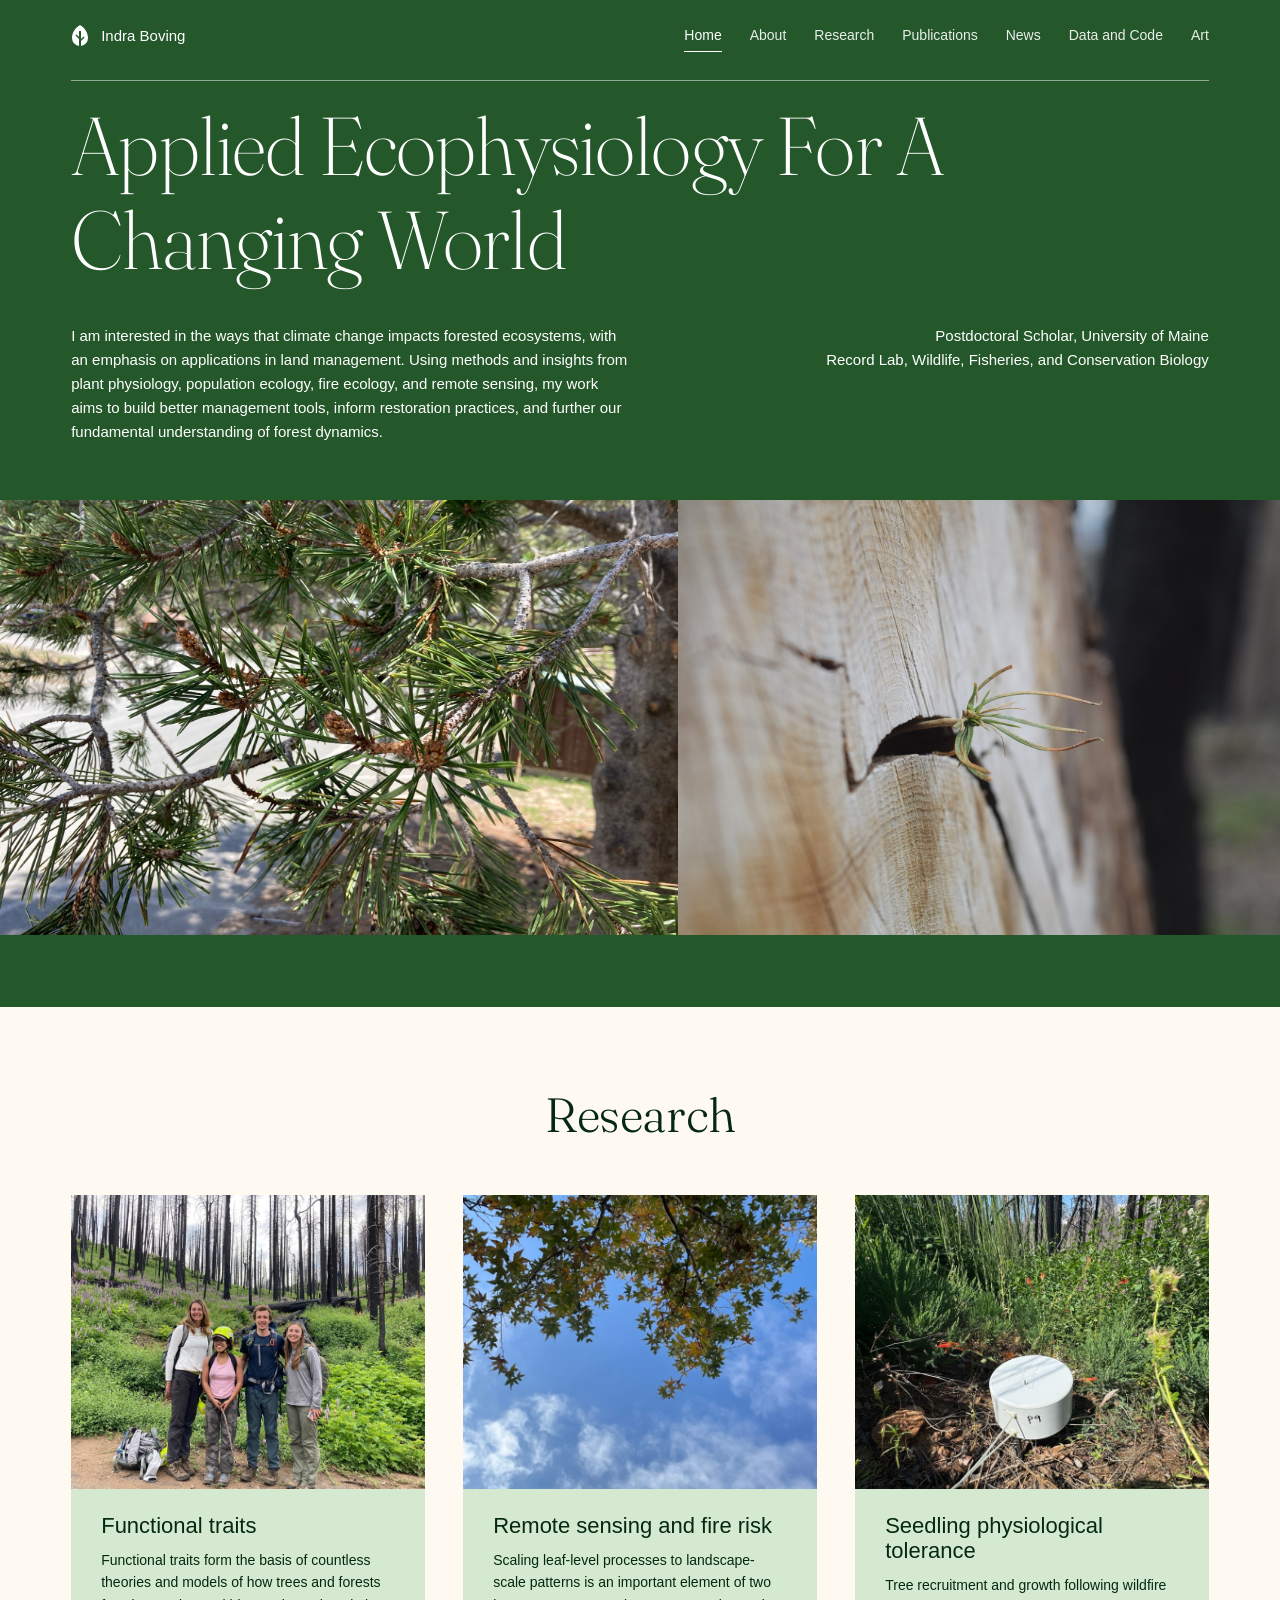
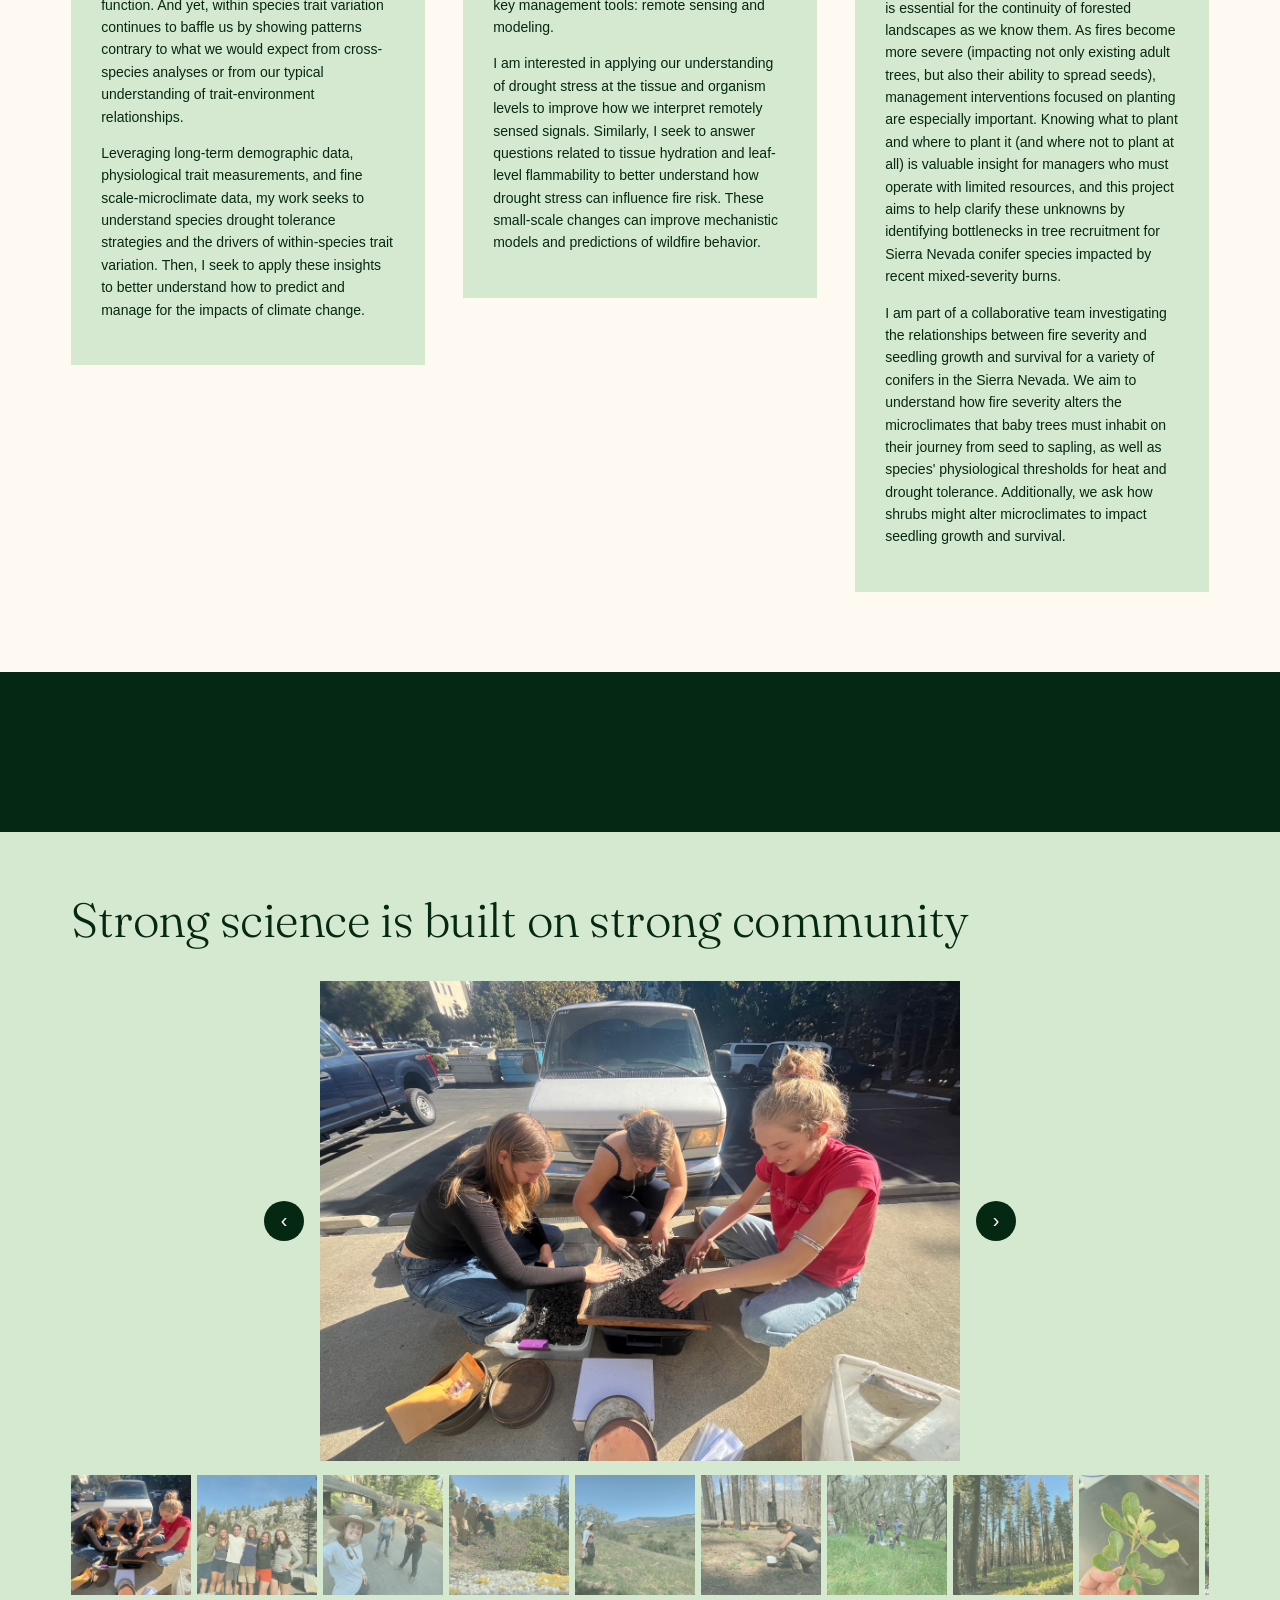
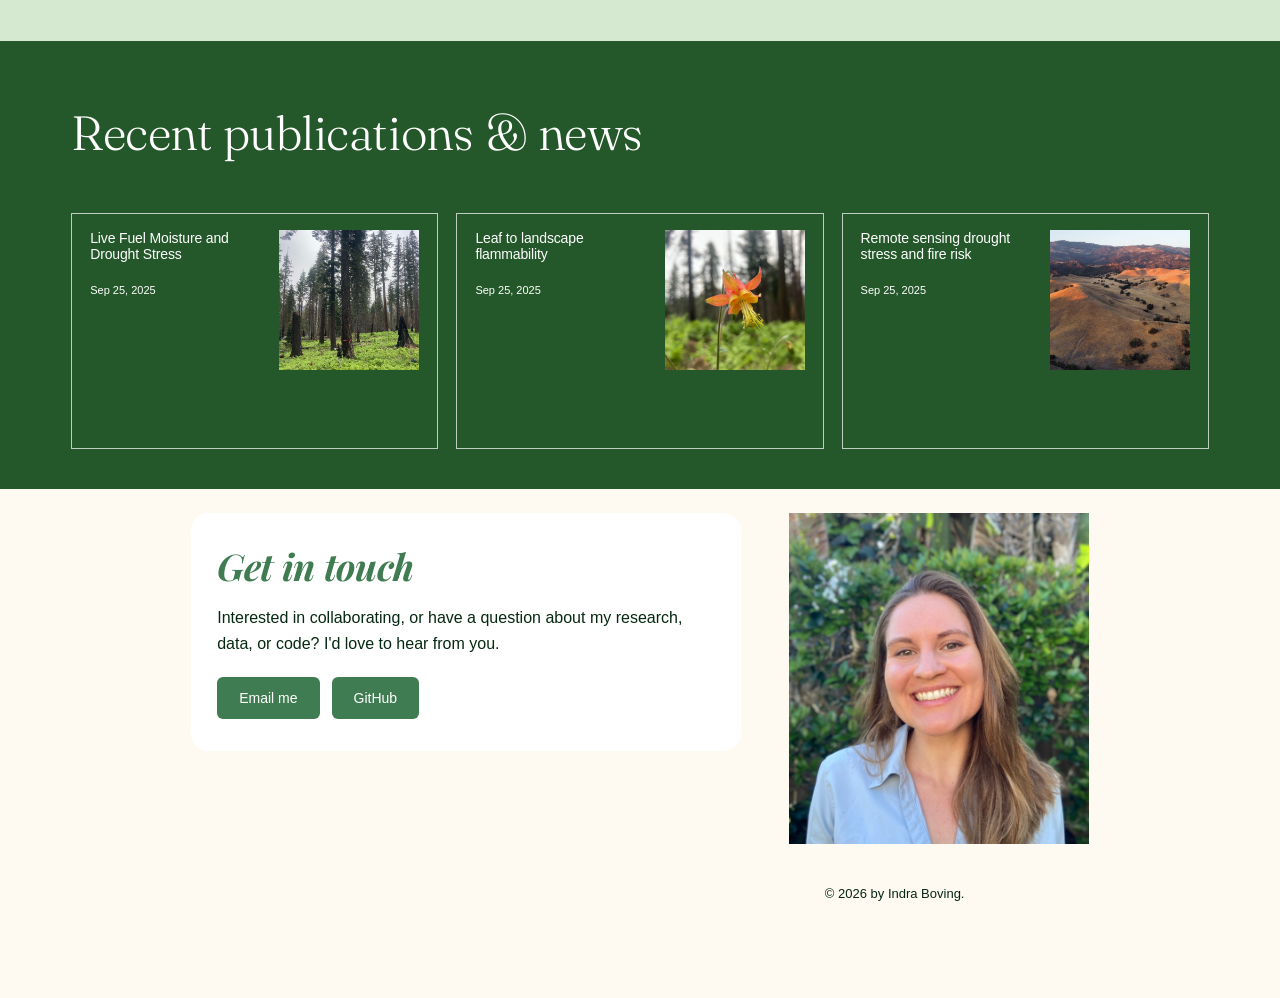
<file: index.html>
<!doctype html>
<html lang="en">
<head>
  <meta charset="utf-8">
  <meta name="viewport" content="width=device-width, initial-scale=1">
  <title>Indra Boving</title>
  <meta name="description" content="Indra Boving — applied ecophysiology for a changing world. Plant physiology, fire ecology, and remote sensing for forest management.">
  <link rel="icon" href="data:image/svg+xml,<svg xmlns=%22http://www.w3.org/2000/svg%22 viewBox=%220 0 100 100%22><text y=%22.9em%22 font-size=%2290%22>🐶</text></svg>">
  <link rel="preconnect" href="https://fonts.googleapis.com">
  <link rel="preconnect" href="https://fonts.gstatic.com" crossorigin>
  <link href="https://fonts.googleapis.com/css2?family=Fraunces:opsz,wght@9..144,200;9..144,300&family=Playfair+Display:ital,wght@1,700&display=swap" rel="stylesheet">
  <link rel="stylesheet" href="css/style.css">
</head>
<body>

<header class="site-header">
  <div class="wrap">
    <a class="brand" href="index.html">
      <svg viewBox="0 0 18 22" aria-hidden="true"><path fill="currentColor" d="M9 0C4 3 1 8 1 13a8 8 0 0 0 7 8v-7L4.5 10.5l1-1L8 12V6h2v8l2.5-2.5 1 1L10 16v5a8 8 0 0 0 7-8c0-5-3-10-8-13z"/></svg>
      Indra Boving
    </a>
    <button class="nav-toggle" aria-expanded="false" aria-controls="nav">Menu</button>
    <nav class="nav" id="nav">
      <a href="index.html" aria-current="page">Home</a>
      <a href="about.html">About</a>
      <a href="index.html#research">Research</a>
      <a href="publications.html">Publications</a>
      <a href="news.html">News</a>
      <a href="data.html">Data and Code</a>
      <a href="art.html">Art</a>
    </nav>
  </div>
</header>

<main>
  <section class="hero">
    <div class="wrap">
      <div class="rule">
        <h1>Applied ecophysiology for a changing world</h1>
        <div class="hero-grid">
          <p>I am interested in the ways that climate change impacts forested ecosystems, with an emphasis on applications in land management. Using methods and insights from plant physiology, population ecology, fire ecology, and remote sensing, my work aims to build better management tools, inform restoration practices, and further our fundamental understanding of forest dynamics.</p>
          <p class="affiliation">Postdoctoral Scholar, University of Maine<br>Record Lab, Wildlife, Fisheries, and Conservation Biology</p>
        </div>
      </div>
    </div>
  </section>

  <div class="hero-photos">
    <img src="images/hero-pine.jpg" alt="Close-up of pine needles and cones">
    <img src="images/hero-seedling.jpg" alt="A tiny conifer seedling growing from a crack in a weathered log">
  </div>

  <section class="section" id="research">
    <div class="wrap">
      <h2 class="section-title">Research</h2>
      <div class="cards">
        <article class="card">
          <img src="images/research-traits.jpg" alt="Field team standing in a recovering burned forest">
          <div class="card-body">
            <h3>Functional traits</h3>
            <p>Functional traits form the basis of countless theories and models of how trees and forests function. And yet, within species trait variation continues to baffle us by showing patterns contrary to what we would expect from cross-species analyses or from our typical understanding of trait-environment relationships.</p>
            <p>Leveraging long-term demographic data, physiological trait measurements, and fine scale-microclimate data, my work seeks to understand species drought tolerance strategies and the drivers of within-species trait variation. Then, I seek to apply these insights to better understand how to predict and manage for the impacts of climate change.</p>
          </div>
        </article>
        <article class="card">
          <img src="images/research-remote.jpg" alt="Looking up through oak branches at a blue sky">
          <div class="card-body">
            <h3>Remote sensing and fire risk</h3>
            <p>Scaling leaf-level processes to landscape-scale patterns is an important element of two key management tools: remote sensing and modeling.</p>
            <p>I am interested in applying our understanding of drought stress at the tissue and organism levels to improve how we interpret remotely sensed signals. Similarly, I seek to answer questions related to tissue hydration and leaf-level flammability to better understand how drought stress can influence fire risk. These small-scale changes can improve mechanistic models and predictions of wildfire behavior.</p>
          </div>
        </article>
        <article class="card">
          <img src="images/research-seedling.jpg" alt="A microclimate sensor among shrubs and grasses">
          <div class="card-body">
            <h3>Seedling physiological tolerance</h3>
            <p>Tree recruitment and growth following wildfire is essential for the continuity of forested landscapes as we know them. As fires become more severe (impacting not only existing adult trees, but also their ability to spread seeds), management interventions focused on planting are especially important. Knowing what to plant and where to plant it (and where not to plant at all) is valuable insight for managers who must operate with limited resources, and this project aims to help clarify these unknowns by identifying bottlenecks in tree recruitment for Sierra Nevada conifer species impacted by recent mixed-severity burns.</p>
            <p>I am part of a collaborative team investigating the relationships between fire severity and seedling growth and survival for a variety of conifers in the Sierra Nevada. We aim to understand how fire severity alters the microclimates that baby trees must inhabit on their journey from seed to sapling, as well as species' physiological thresholds for heat and drought tolerance. Additionally, we ask how shrubs might alter microclimates to impact seedling growth and survival.</p>
          </div>
        </article>
      </div>
    </div>
  </section>

  <div class="band-dark"></div>

  <section class="community">
    <div class="wrap">
      <h2 class="section-title left">Strong science is built on strong community</h2>
      <div class="gallery-stage">
        <img src="images/community-01.jpg" alt="Field and lab team photo 1">
        <button class="gallery-btn prev" aria-label="Previous photo">&#8249;</button>
        <button class="gallery-btn next" aria-label="Next photo">&#8250;</button>
      </div>
      <div class="thumbs">
        <button aria-current="true"><img src="images/community-01.jpg" alt="Field and lab team photo 1" loading="lazy"></button>
        <button><img src="images/community-02.jpg" alt="Field and lab team photo 2" loading="lazy"></button>
        <button><img src="images/community-03.jpg" alt="Field and lab team photo 3" loading="lazy"></button>
        <button><img src="images/community-04.jpg" alt="Field and lab team photo 4" loading="lazy"></button>
        <button><img src="images/community-05.jpg" alt="Field and lab team photo 5" loading="lazy"></button>
        <button><img src="images/community-06.jpg" alt="Field and lab team photo 6" loading="lazy"></button>
        <button><img src="images/community-07.jpg" alt="Field and lab team photo 7" loading="lazy"></button>
        <button><img src="images/community-08.jpg" alt="Field and lab team photo 8" loading="lazy"></button>
        <button><img src="images/community-09.jpg" alt="Field and lab team photo 9" loading="lazy"></button>
        <button><img src="images/community-10.jpg" alt="Field and lab team photo 10" loading="lazy"></button>
      </div>
    </div>
  </section>

  <section class="pubs">
    <div class="wrap">
      <h2 class="section-title left">Recent publications &amp; news</h2>
      <div class="pub-grid">
        <a class="pub-card" href="post-lfm-drought-stress.html">
          <div><h3>Live Fuel Moisture and Drought Stress</h3><time datetime="2025-09-25">Sep 25, 2025</time></div>
          <img src="images/post-lfm.jpg" alt="" loading="lazy">
        </a>
        <a class="pub-card" href="post-leaf-to-landscape-flammability.html">
          <div><h3>Leaf to landscape flammability</h3><time datetime="2025-09-25">Sep 25, 2025</time></div>
          <img src="images/post-flammability.jpg" alt="" loading="lazy">
        </a>
        <a class="pub-card" href="post-remote-sensing-drought-stress.html">
          <div><h3>Remote sensing drought stress and fire risk</h3><time datetime="2025-09-25">Sep 25, 2025</time></div>
          <img src="images/post-remote.jpg" alt="" loading="lazy">
        </a>
      </div>
    </div>
  </section>
</main>

<footer class="site-footer">
  <div class="wrap footer-grid">
    <div class="contact-card">
      <h2>Get in touch</h2>
      <p>Interested in collaborating, or have a question about my research, data, or code? I'd love to hear from you.</p>
      <div class="contact-links">
        <a class="btn" href="mailto:indra.boving@maine.edu">Email me</a>
        <a class="btn" href="https://github.com/bovingi">GitHub</a>
      </div>
    </div>
    <div>
      <div class="portrait"><img src="images/portrait.jpg" alt="Portrait of Indra Boving" loading="lazy"></div>
      <p class="copyright">© 2026 by Indra Boving.</p>
    </div>
  </div>
</footer>

<script src="js/main.js"></script>
</body>
</html>
</file>
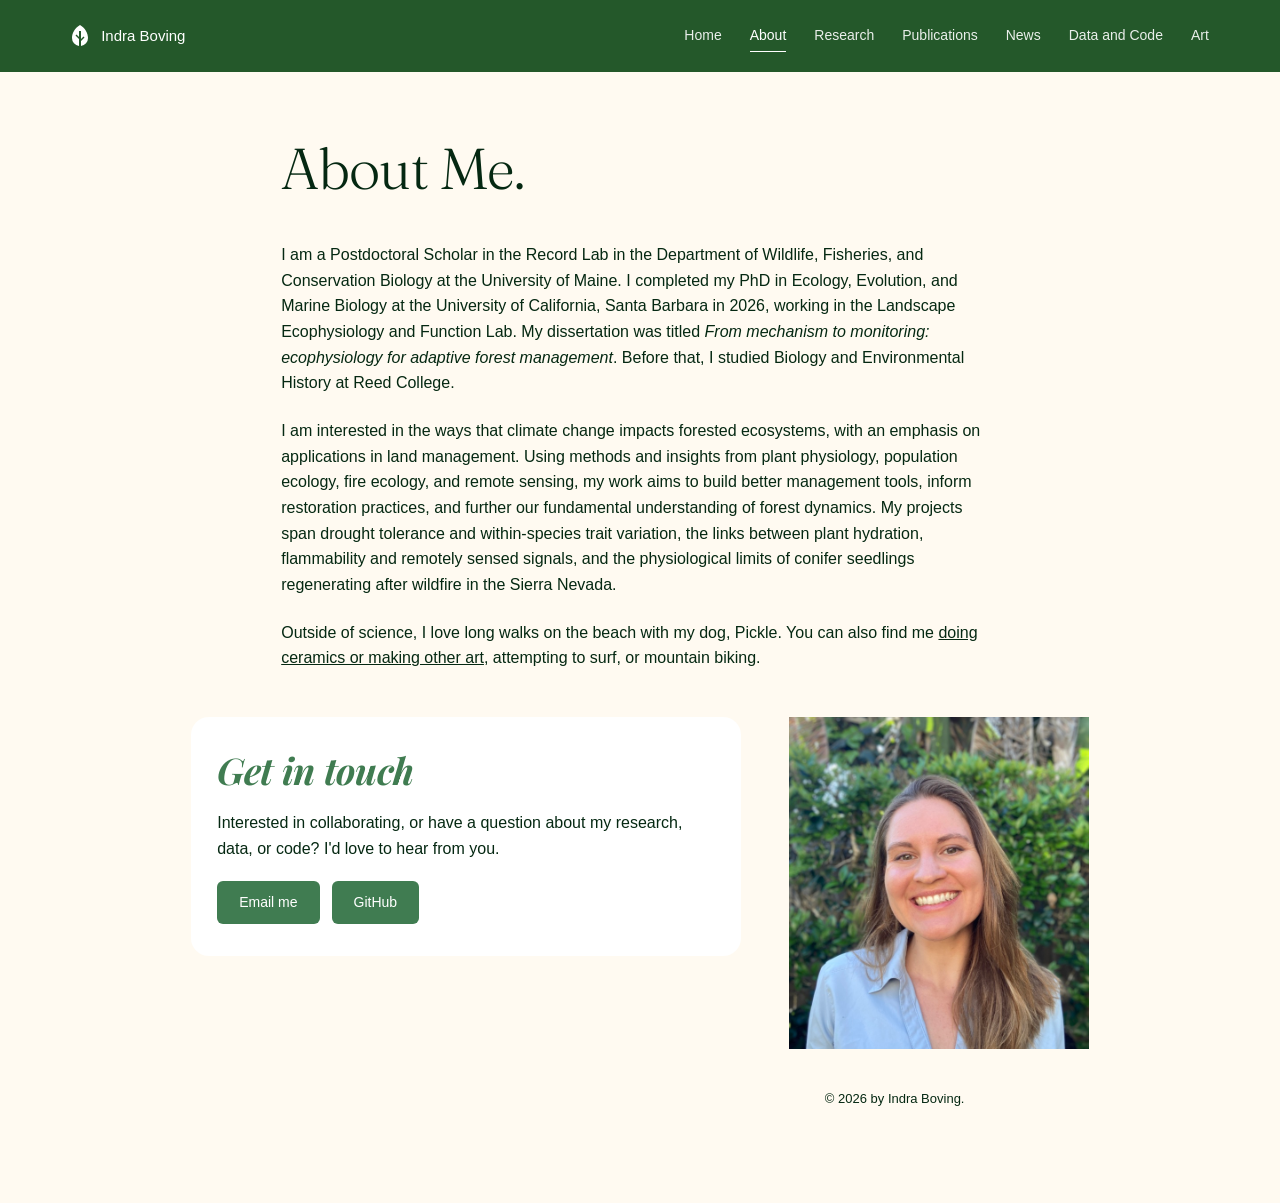
<file: about.html>
<!doctype html>
<html lang="en">
<head>
  <meta charset="utf-8">
  <meta name="viewport" content="width=device-width, initial-scale=1">
  <title>About | Indra Boving</title>
  <meta name="description" content="About Indra Boving, forest ecophysiologist and postdoctoral scholar at the University of Maine.">
  <link rel="icon" href="data:image/svg+xml,<svg xmlns=%22http://www.w3.org/2000/svg%22 viewBox=%220 0 100 100%22><text y=%22.9em%22 font-size=%2290%22>🐶</text></svg>">
  <link rel="preconnect" href="https://fonts.googleapis.com">
  <link rel="preconnect" href="https://fonts.gstatic.com" crossorigin>
  <link href="https://fonts.googleapis.com/css2?family=Fraunces:opsz,wght@9..144,200;9..144,300&family=Playfair+Display:ital,wght@1,700&display=swap" rel="stylesheet">
  <link rel="stylesheet" href="css/style.css">
</head>
<body>

<header class="site-header">
  <div class="wrap">
    <a class="brand" href="index.html">
      <svg viewBox="0 0 18 22" aria-hidden="true"><path fill="currentColor" d="M9 0C4 3 1 8 1 13a8 8 0 0 0 7 8v-7L4.5 10.5l1-1L8 12V6h2v8l2.5-2.5 1 1L10 16v5a8 8 0 0 0 7-8c0-5-3-10-8-13z"/></svg>
      Indra Boving
    </a>
    <button class="nav-toggle" aria-expanded="false" aria-controls="nav">Menu</button>
    <nav class="nav" id="nav">
      <a href="index.html">Home</a>
      <a href="about.html" aria-current="page">About</a>
      <a href="index.html#research">Research</a>
      <a href="publications.html">Publications</a>
      <a href="news.html">News</a>
      <a href="data.html">Data and Code</a>
      <a href="art.html">Art</a>
    </nav>
  </div>
</header>

<main>
  <section class="page-head">
    <div class="wrap narrow">
      <h1 class="page-title">About Me.</h1>
    </div>
  </section>
  <section class="wrap narrow about-body">
    <p>I am a Postdoctoral Scholar in the Record Lab in the Department of Wildlife, Fisheries, and Conservation Biology at the University of Maine. I completed my PhD in Ecology, Evolution, and Marine Biology at the University of California, Santa Barbara in 2026, working in the Landscape Ecophysiology and Function Lab. My dissertation was titled <em>From mechanism to monitoring: ecophysiology for adaptive forest management</em>. Before that, I studied Biology and Environmental History at Reed College.</p>
    <p>I am interested in the ways that climate change impacts forested ecosystems, with an emphasis on applications in land management. Using methods and insights from plant physiology, population ecology, fire ecology, and remote sensing, my work aims to build better management tools, inform restoration practices, and further our fundamental understanding of forest dynamics. My projects span drought tolerance and within-species trait variation, the links between plant hydration, flammability and remotely sensed signals, and the physiological limits of conifer seedlings regenerating after wildfire in the Sierra Nevada.</p>
    <p>Outside of science, I love long walks on the beach with my dog, Pickle. You can also find me <a href="art.html">doing ceramics or making other art</a>, attempting to surf, or mountain biking.</p>
  </section>
</main>

<footer class="site-footer">
  <div class="wrap footer-grid">
    <div class="contact-card">
      <h2>Get in touch</h2>
      <p>Interested in collaborating, or have a question about my research, data, or code? I'd love to hear from you.</p>
      <div class="contact-links">
        <a class="btn" href="mailto:indra.boving@maine.edu">Email me</a>
        <a class="btn" href="https://github.com/bovingi">GitHub</a>
      </div>
    </div>
    <div>
      <div class="portrait"><img src="images/portrait.jpg" alt="Portrait of Indra Boving" loading="lazy"></div>
      <p class="copyright">© 2026 by Indra Boving.</p>
    </div>
  </div>
</footer>

<script src="js/main.js"></script>
</body>
</html>
</file>
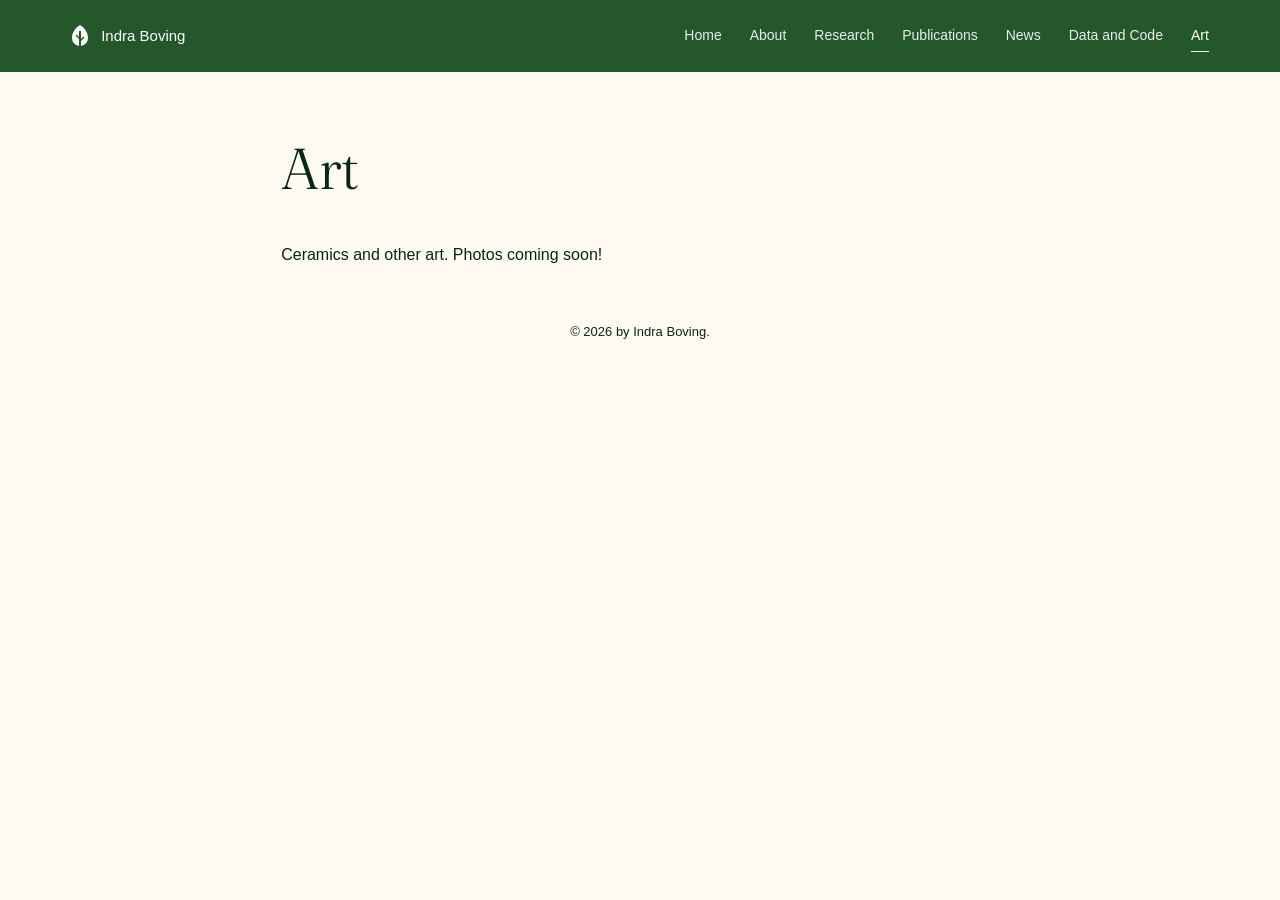
<file: art.html>
<!doctype html>
<html lang="en">
<head>
  <meta charset="utf-8">
  <meta name="viewport" content="width=device-width, initial-scale=1">
  <title>Art | Indra Boving</title>
  <meta name="description" content="Ceramics and other art by Indra Boving.">
  <link rel="icon" href="data:image/svg+xml,<svg xmlns=%22http://www.w3.org/2000/svg%22 viewBox=%220 0 100 100%22><text y=%22.9em%22 font-size=%2290%22>🐶</text></svg>">
  <link rel="preconnect" href="https://fonts.googleapis.com">
  <link rel="preconnect" href="https://fonts.gstatic.com" crossorigin>
  <link href="https://fonts.googleapis.com/css2?family=Fraunces:opsz,wght@9..144,200;9..144,300&family=Playfair+Display:ital,wght@1,700&display=swap" rel="stylesheet">
  <link rel="stylesheet" href="css/style.css">
</head>
<body>

<header class="site-header">
  <div class="wrap">
    <a class="brand" href="index.html">
      <svg viewBox="0 0 18 22" aria-hidden="true"><path fill="currentColor" d="M9 0C4 3 1 8 1 13a8 8 0 0 0 7 8v-7L4.5 10.5l1-1L8 12V6h2v8l2.5-2.5 1 1L10 16v5a8 8 0 0 0 7-8c0-5-3-10-8-13z"/></svg>
      Indra Boving
    </a>
    <button class="nav-toggle" aria-expanded="false" aria-controls="nav">Menu</button>
    <nav class="nav" id="nav">
      <a href="index.html">Home</a>
      <a href="about.html">About</a>
      <a href="index.html#research">Research</a>
      <a href="publications.html">Publications</a>
      <a href="news.html">News</a>
      <a href="data.html">Data and Code</a>
      <a href="art.html" aria-current="page">Art</a>
    </nav>
  </div>
</header>

<main>
  <section class="page-head">
    <div class="wrap narrow">
      <h1 class="page-title">Art</h1>
    </div>
  </section>
  <section class="wrap narrow about-body">
    <p>Ceramics and other art. Photos coming soon!</p>
    <!-- To add artwork: put photos in images/art/ and list them here, e.g.
    <div class="art-grid">
      <figure><img src="images/art/bowl.jpg" alt="Speckled stoneware bowl" loading="lazy"><figcaption>Stoneware bowl, 2025</figcaption></figure>
    </div>
    -->
  </section>
</main>

<footer class="site-footer simple">
  <div class="wrap">
    <p class="copyright">© 2026 by Indra Boving.</p>
  </div>
</footer>

<script src="js/main.js"></script>
</body>
</html>
</file>
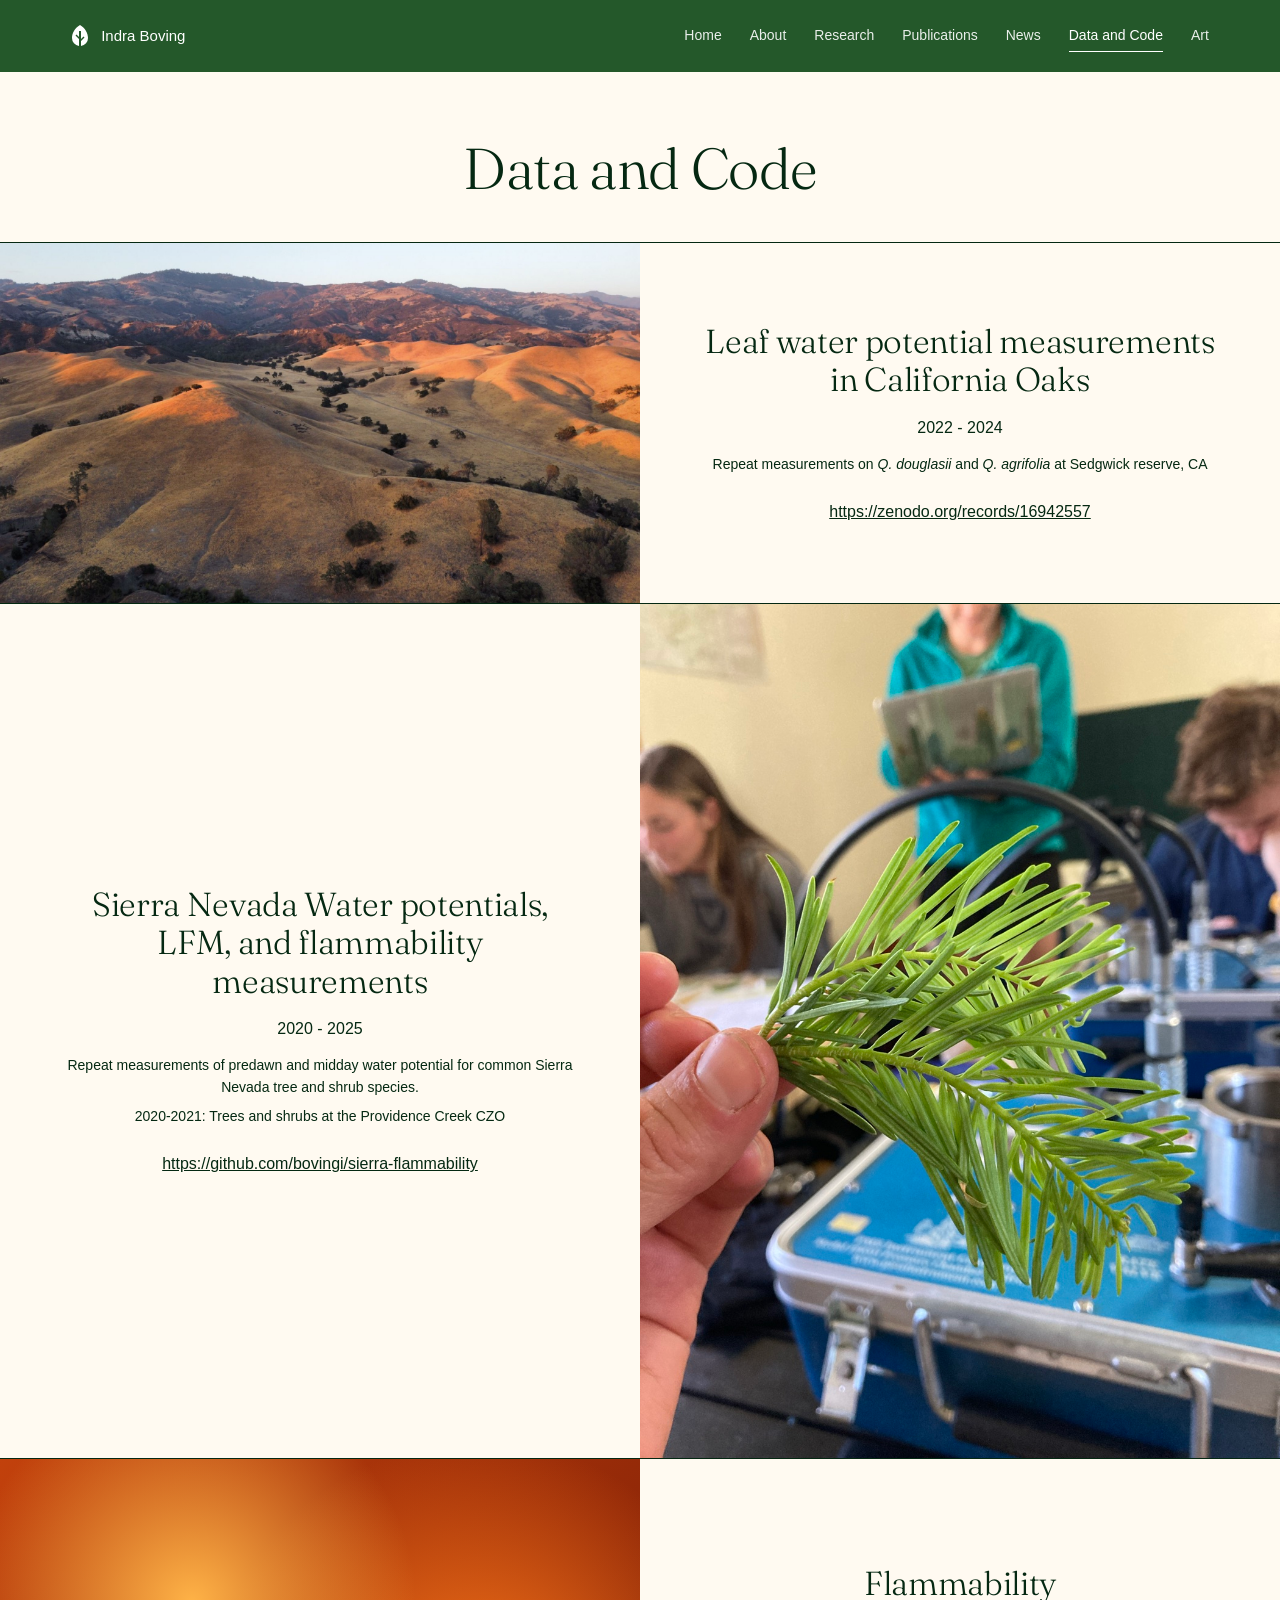
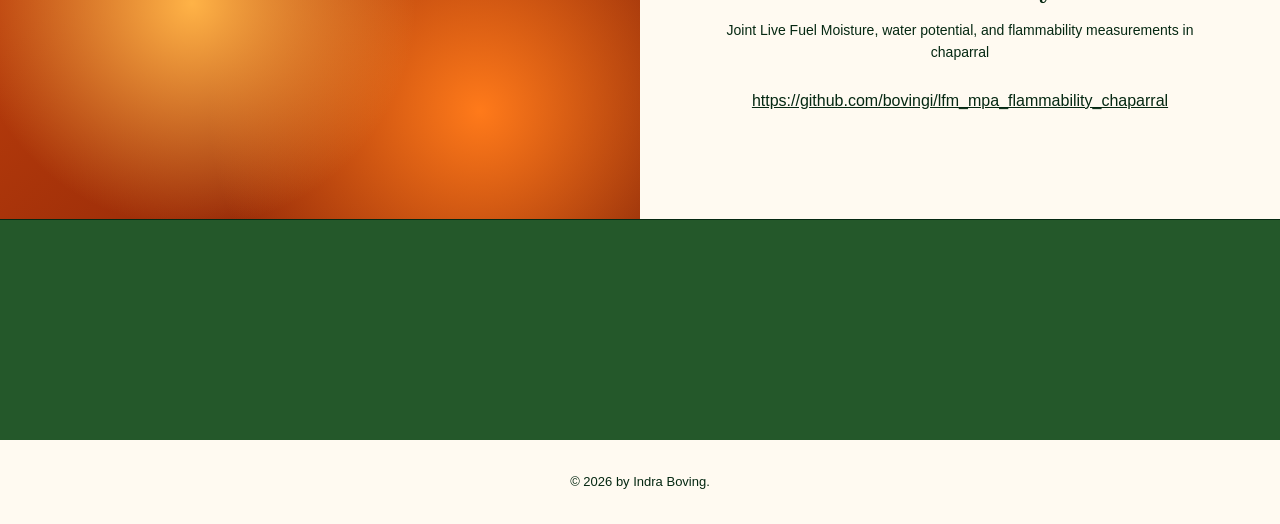
<file: data.html>
<!doctype html>
<html lang="en">
<head>
  <meta charset="utf-8">
  <meta name="viewport" content="width=device-width, initial-scale=1">
  <title>Data and Code | Indra Boving</title>
  <meta name="description" content="Open datasets and code from Indra Boving's research on water potential, live fuel moisture, and flammability.">
  <link rel="icon" href="data:image/svg+xml,<svg xmlns=%22http://www.w3.org/2000/svg%22 viewBox=%220 0 100 100%22><text y=%22.9em%22 font-size=%2290%22>🐕</text></svg>">
  <link rel="preconnect" href="https://fonts.googleapis.com">
  <link rel="preconnect" href="https://fonts.gstatic.com" crossorigin>
  <link href="https://fonts.googleapis.com/css2?family=Fraunces:opsz,wght@9..144,200;9..144,300&family=Playfair+Display:ital,wght@1,700&display=swap" rel="stylesheet">
  <link rel="stylesheet" href="css/style.css">
</head>
<body>

<header class="site-header">
  <div class="wrap">
    <a class="brand" href="index.html">
      <svg viewBox="0 0 18 22" aria-hidden="true"><path fill="currentColor" d="M9 0C4 3 1 8 1 13a8 8 0 0 0 7 8v-7L4.5 10.5l1-1L8 12V6h2v8l2.5-2.5 1 1L10 16v5a8 8 0 0 0 7-8c0-5-3-10-8-13z"/></svg>
      Indra Boving
    </a>
    <button class="nav-toggle" aria-expanded="false" aria-controls="nav">Menu</button>
    <nav class="nav" id="nav">
      <a href="index.html">Home</a>
      <a href="about.html">About</a>
      <a href="index.html#research">Research</a>
      <a href="publications.html">Publications</a>
      <a href="news.html">News</a>
      <a href="data.html" aria-current="page">Data and Code</a>
      <a href="art.html">Art</a>
    </nav>
  </div>
</header>

<main>
  <section class="page-head center">
    <div class="wrap"><h1 class="page-title">Data and Code</h1></div>
  </section>
  <div class="data-rows">
    <div class="data-row">
      <img src="images/post-remote.jpg" alt="Golden oak savanna hills at Sedgwick Reserve" loading="lazy">
      <div class="data-text">
        <h2>Leaf water potential measurements in California Oaks</h2>
        <p class="years">2022 - 2024</p>
        <p>Repeat measurements on <em>Q. douglasii</em> and <em>Q. agrifolia</em> at Sedgwick reserve, CA</p>
        <a href="https://zenodo.org/records/16942557">https://zenodo.org/records/16942557</a>
      </div>
    </div>
    <div class="data-row flip">
      <img src="images/data-needles.jpg" alt="Conifer shoot held up in the lab" loading="lazy">
      <div class="data-text">
        <h2>Sierra Nevada Water potentials, LFM, and flammability measurements</h2>
        <p class="years">2020 - 2025</p>
        <p>Repeat measurements of predawn and midday water potential for common Sierra Nevada tree and shrub species.</p>
        <p>2020-2021: Trees and shrubs at the Providence Creek CZO</p>
        <a href="https://github.com/bovingi/sierra-flammability">https://github.com/bovingi/sierra-flammability</a>
      </div>
    </div>
    <div class="data-row">
      <div class="ember" role="img" aria-label="Glowing ember texture"></div>
      <div class="data-text">
        <h2>Flammability</h2>
        <p>Joint Live Fuel Moisture, water potential, and flammability measurements in chaparral</p>
        <a href="https://github.com/bovingi/lfm_mpa_flammability_chaparral">https://github.com/bovingi/lfm_mpa_flammability_chaparral</a>
      </div>
    </div>
  </div>
  <div class="band-forest"></div>
</main>

<footer class="site-footer simple">
  <div class="wrap">
    <p class="copyright">© 2026 by Indra Boving.</p>
  </div>
</footer>

<script src="js/main.js"></script>
</body>
</html>
</file>
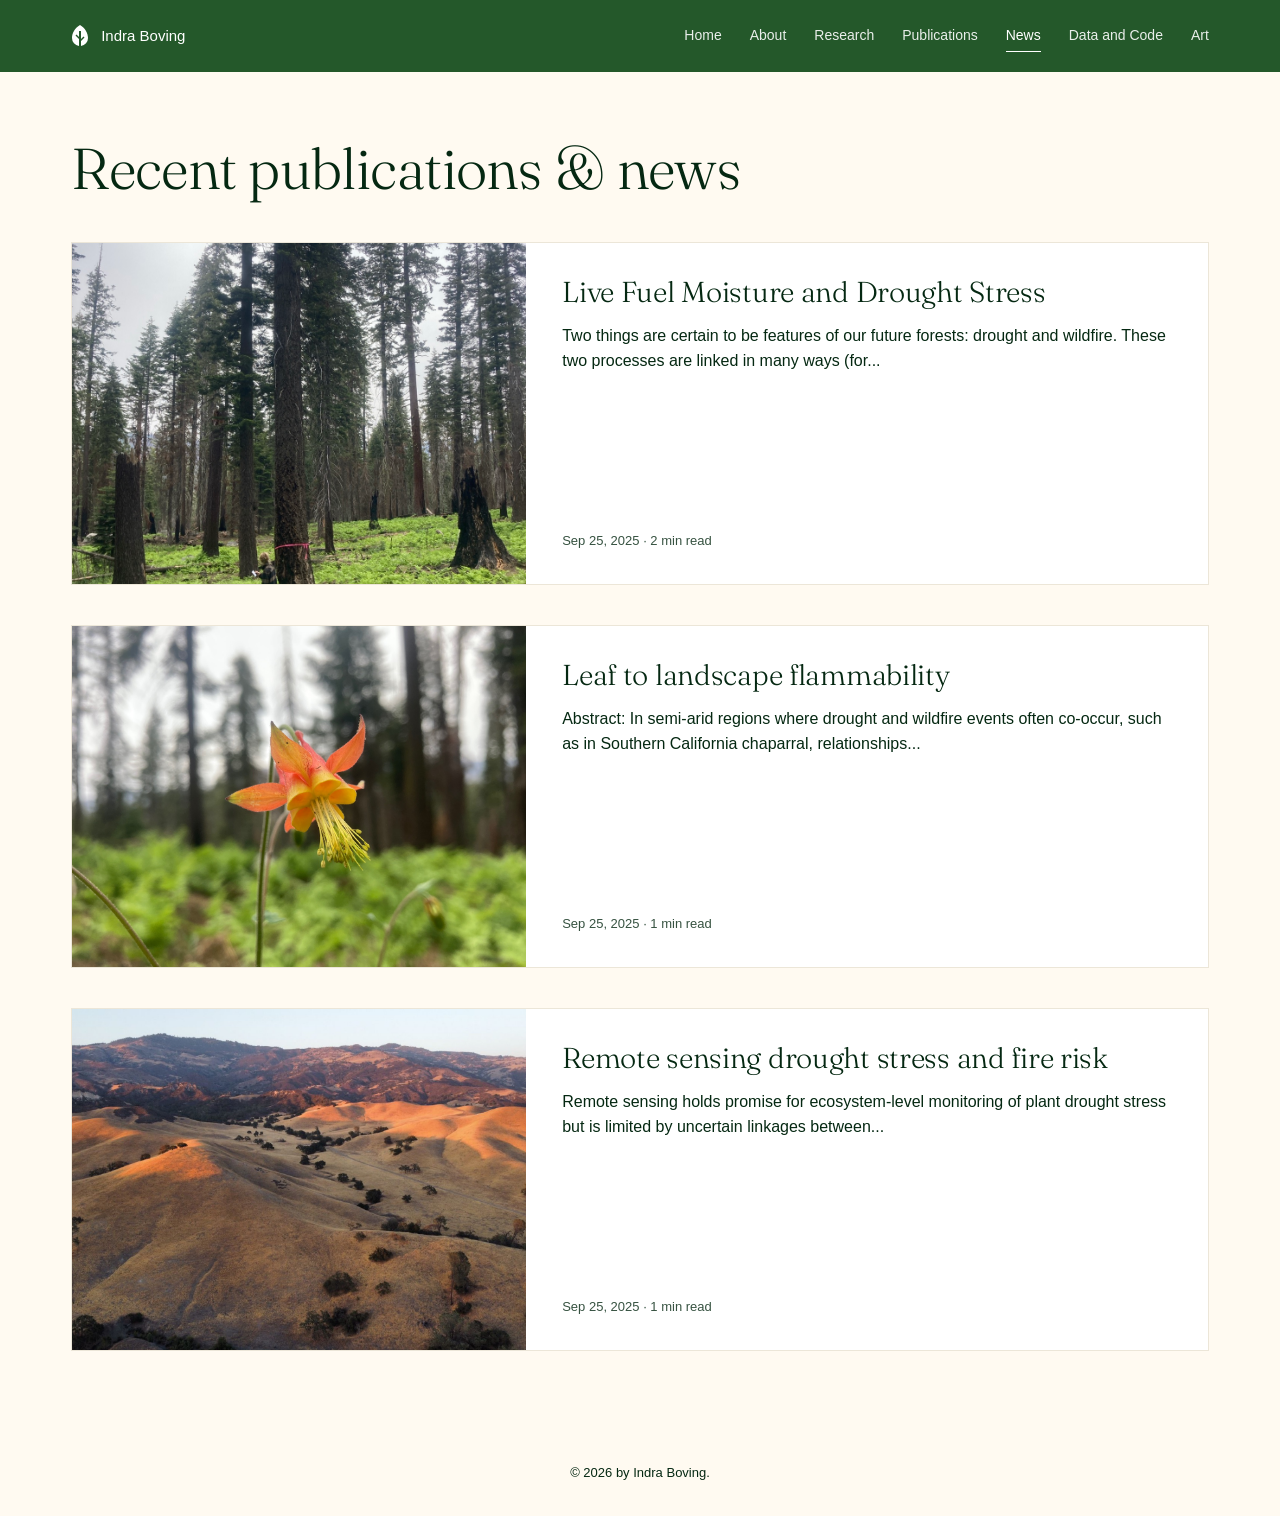
<file: news.html>
<!doctype html>
<html lang="en">
<head>
  <meta charset="utf-8">
  <meta name="viewport" content="width=device-width, initial-scale=1">
  <title>Recent Publications and News | Indra Boving</title>
  <meta name="description" content="Recent publications and news from Indra Boving.">
  <link rel="icon" href="data:image/svg+xml,<svg xmlns=%22http://www.w3.org/2000/svg%22 viewBox=%220 0 100 100%22><text y=%22.9em%22 font-size=%2290%22>🐕</text></svg>">
  <link rel="preconnect" href="https://fonts.googleapis.com">
  <link rel="preconnect" href="https://fonts.gstatic.com" crossorigin>
  <link href="https://fonts.googleapis.com/css2?family=Fraunces:opsz,wght@9..144,200;9..144,300&family=Playfair+Display:ital,wght@1,700&display=swap" rel="stylesheet">
  <link rel="stylesheet" href="css/style.css">
</head>
<body>

<header class="site-header">
  <div class="wrap">
    <a class="brand" href="index.html">
      <svg viewBox="0 0 18 22" aria-hidden="true"><path fill="currentColor" d="M9 0C4 3 1 8 1 13a8 8 0 0 0 7 8v-7L4.5 10.5l1-1L8 12V6h2v8l2.5-2.5 1 1L10 16v5a8 8 0 0 0 7-8c0-5-3-10-8-13z"/></svg>
      Indra Boving
    </a>
    <button class="nav-toggle" aria-expanded="false" aria-controls="nav">Menu</button>
    <nav class="nav" id="nav">
      <a href="index.html">Home</a>
      <a href="about.html">About</a>
      <a href="index.html#research">Research</a>
      <a href="publications.html">Publications</a>
      <a href="news.html" aria-current="page">News</a>
      <a href="data.html">Data and Code</a>
      <a href="art.html">Art</a>
    </nav>
  </div>
</header>

<main>
  <section class="page-head">
    <div class="wrap"><h1 class="page-title">Recent publications &amp; news</h1></div>
  </section>
  <div class="wrap post-list">
    <a class="post-item" href="post-lfm-drought-stress.html">
      <img src="images/post-lfm.jpg" alt="" loading="lazy">
      <div class="post-meta-block">
        <h2>Live Fuel Moisture and Drought Stress</h2>
        <p>Two things are certain to be features of our future forests: drought and wildfire. These two processes are linked in many ways (for...</p>
        <span class="meta">Sep 25, 2025 · 2 min read</span>
      </div>
    </a>
    <a class="post-item" href="post-leaf-to-landscape-flammability.html">
      <img src="images/post-flammability.jpg" alt="" loading="lazy">
      <div class="post-meta-block">
        <h2>Leaf to landscape flammability</h2>
        <p>Abstract: In semi-arid regions where drought and wildfire events often co-occur, such as in Southern California chaparral, relationships...</p>
        <span class="meta">Sep 25, 2025 · 1 min read</span>
      </div>
    </a>
    <a class="post-item" href="post-remote-sensing-drought-stress.html">
      <img src="images/post-remote.jpg" alt="" loading="lazy">
      <div class="post-meta-block">
        <h2>Remote sensing drought stress and fire risk</h2>
        <p>Remote sensing holds promise for ecosystem-level monitoring of plant drought stress but is limited by uncertain linkages between...</p>
        <span class="meta">Sep 25, 2025 · 1 min read</span>
      </div>
    </a>
  </div>
</main>

<footer class="site-footer simple">
  <div class="wrap">
    <p class="copyright">© 2026 by Indra Boving.</p>
  </div>
</footer>

<script src="js/main.js"></script>
</body>
</html>
</file>
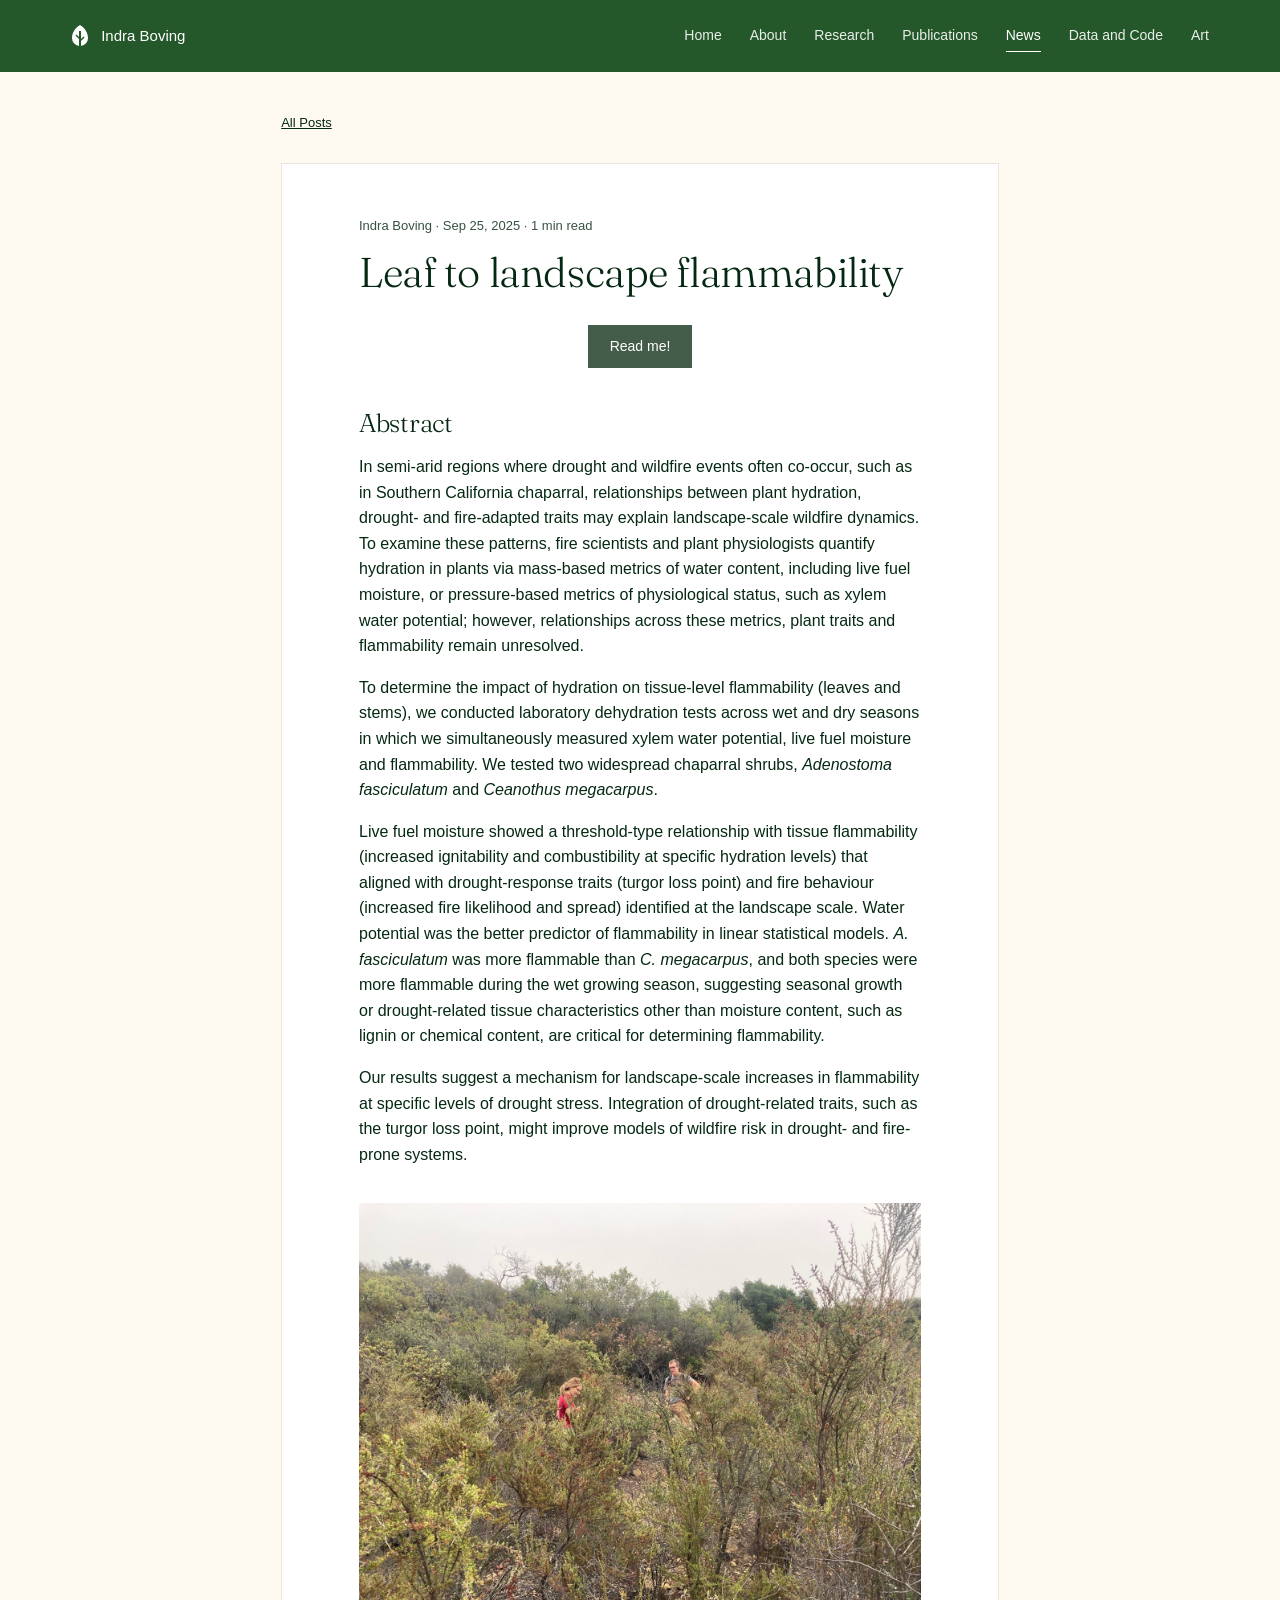
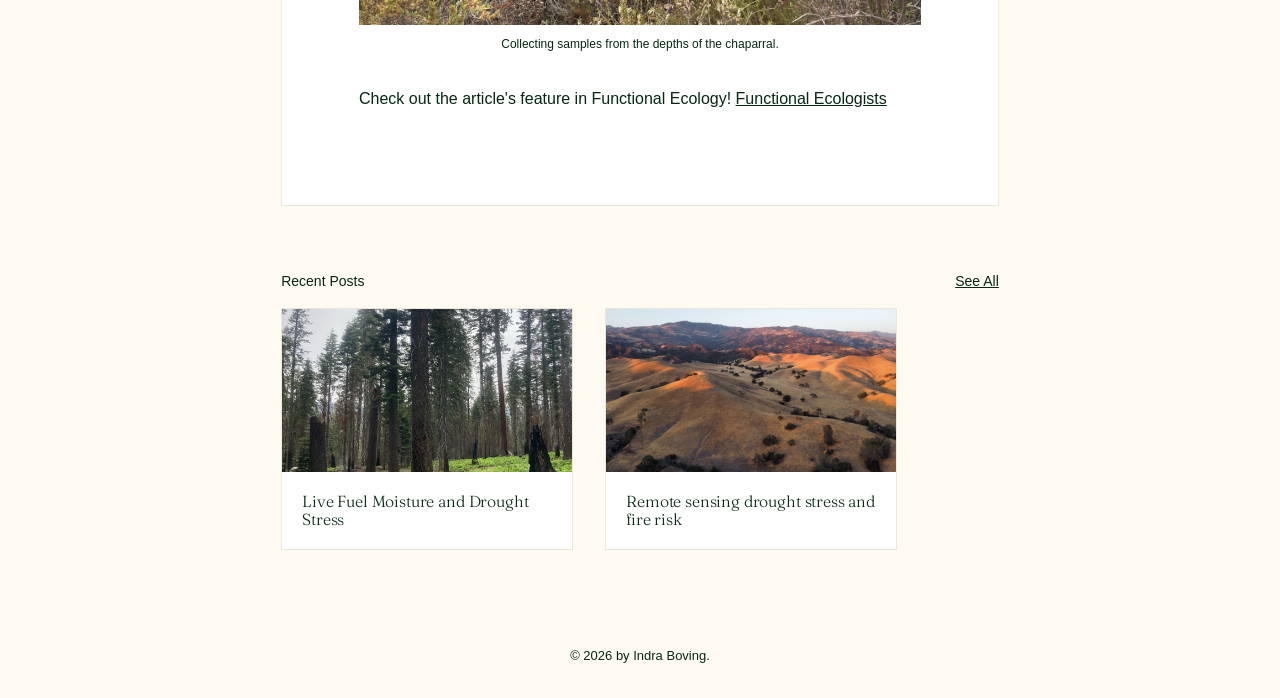
<file: post-leaf-to-landscape-flammability.html>
<!doctype html>
<html lang="en">
<head>
  <meta charset="utf-8">
  <meta name="viewport" content="width=device-width, initial-scale=1">
  <title>Leaf to landscape flammability | Indra Boving</title>
  <meta name="description" content="Abstract: In semi-arid regions where drought and wildfire events often co-occur, such as in Southern California chaparral, relationships...">
  <link rel="icon" href="data:image/svg+xml,<svg xmlns=%22http://www.w3.org/2000/svg%22 viewBox=%220 0 100 100%22><text y=%22.9em%22 font-size=%2290%22>🐕</text></svg>">
  <link rel="preconnect" href="https://fonts.googleapis.com">
  <link rel="preconnect" href="https://fonts.gstatic.com" crossorigin>
  <link href="https://fonts.googleapis.com/css2?family=Fraunces:opsz,wght@9..144,200;9..144,300&family=Playfair+Display:ital,wght@1,700&display=swap" rel="stylesheet">
  <link rel="stylesheet" href="css/style.css">
</head>
<body>

<header class="site-header">
  <div class="wrap">
    <a class="brand" href="index.html">
      <svg viewBox="0 0 18 22" aria-hidden="true"><path fill="currentColor" d="M9 0C4 3 1 8 1 13a8 8 0 0 0 7 8v-7L4.5 10.5l1-1L8 12V6h2v8l2.5-2.5 1 1L10 16v5a8 8 0 0 0 7-8c0-5-3-10-8-13z"/></svg>
      Indra Boving
    </a>
    <button class="nav-toggle" aria-expanded="false" aria-controls="nav">Menu</button>
    <nav class="nav" id="nav">
      <a href="index.html">Home</a>
      <a href="about.html">About</a>
      <a href="index.html#research">Research</a>
      <a href="publications.html">Publications</a>
      <a href="news.html" aria-current="page">News</a>
      <a href="data.html">Data and Code</a>
      <a href="art.html">Art</a>
    </nav>
  </div>
</header>

<main>
  <div class="wrap narrow">
    <p class="crumb"><a href="news.html">All Posts</a></p>
    <article class="post">
      <span class="meta">Indra Boving · <time datetime="2025-09-25">Sep 25, 2025</time> · 1 min read</span>
      <h1>Leaf to landscape flammability</h1>

      <p class="center"><a class="btn square" href="https://doi.org/10.1111/1365-2435.14423">Read me!</a></p>
      <h2>Abstract</h2>
      <p>In semi-arid regions where drought and wildfire events often co-occur, such as in Southern California chaparral, relationships between plant hydration, drought- and fire-adapted traits may explain landscape-scale wildfire dynamics. To examine these patterns, fire scientists and plant physiologists quantify hydration in plants via mass-based metrics of water content, including live fuel moisture, or pressure-based metrics of physiological status, such as xylem water potential; however, relationships across these metrics, plant traits and flammability remain unresolved.</p>
      <p>To determine the impact of hydration on tissue-level flammability (leaves and stems), we conducted laboratory dehydration tests across wet and dry seasons in which we simultaneously measured xylem water potential, live fuel moisture and flammability. We tested two widespread chaparral shrubs, <em>Adenostoma fasciculatum</em> and <em>Ceanothus megacarpus</em>.</p>
      <p>Live fuel moisture showed a threshold-type relationship with tissue flammability (increased ignitability and combustibility at specific hydration levels) that aligned with drought-response traits (turgor loss point) and fire behaviour (increased fire likelihood and spread) identified at the landscape scale. Water potential was the better predictor of flammability in linear statistical models. <em>A. fasciculatum</em> was more flammable than <em>C. megacarpus</em>, and both species were more flammable during the wet growing season, suggesting seasonal growth or drought-related tissue characteristics other than moisture content, such as lignin or chemical content, are critical for determining flammability.</p>
      <p>Our results suggest a mechanism for landscape-scale increases in flammability at specific levels of drought stress. Integration of drought-related traits, such as the turgor loss point, might improve models of wildfire risk in drought- and fire-prone systems.</p>
      <figure>
        <img src="images/post-flammability-field.jpg" alt="Collecting samples in dense chaparral">
        <figcaption>Collecting samples from the depths of the chaparral.</figcaption>
      </figure>
      <p style="margin-top:2em">Check out the article's feature in Functional Ecology! <a href="https://functionalecologists.com/2024/03/21/indra-boving-plants-and-flammability-deep-inside-the-mechanisms-of-wild-fires-2/">Functional Ecologists</a></p>
    </article>
    <section class="recent">
      <div class="recent-head"><span>Recent Posts</span><a href="news.html">See All</a></div>
      <div class="recent-grid">
        <a href="post-lfm-drought-stress.html"><img src="images/post-lfm.jpg" alt="" loading="lazy"><h3>Live Fuel Moisture and Drought Stress</h3></a>
        <a href="post-remote-sensing-drought-stress.html"><img src="images/post-remote.jpg" alt="" loading="lazy"><h3>Remote sensing drought stress and fire risk</h3></a>
      </div>
    </section>
  </div>
</main>

<footer class="site-footer simple">
  <div class="wrap">
    <p class="copyright">© 2026 by Indra Boving.</p>
  </div>
</footer>

<script src="js/main.js"></script>
</body>
</html>
</file>
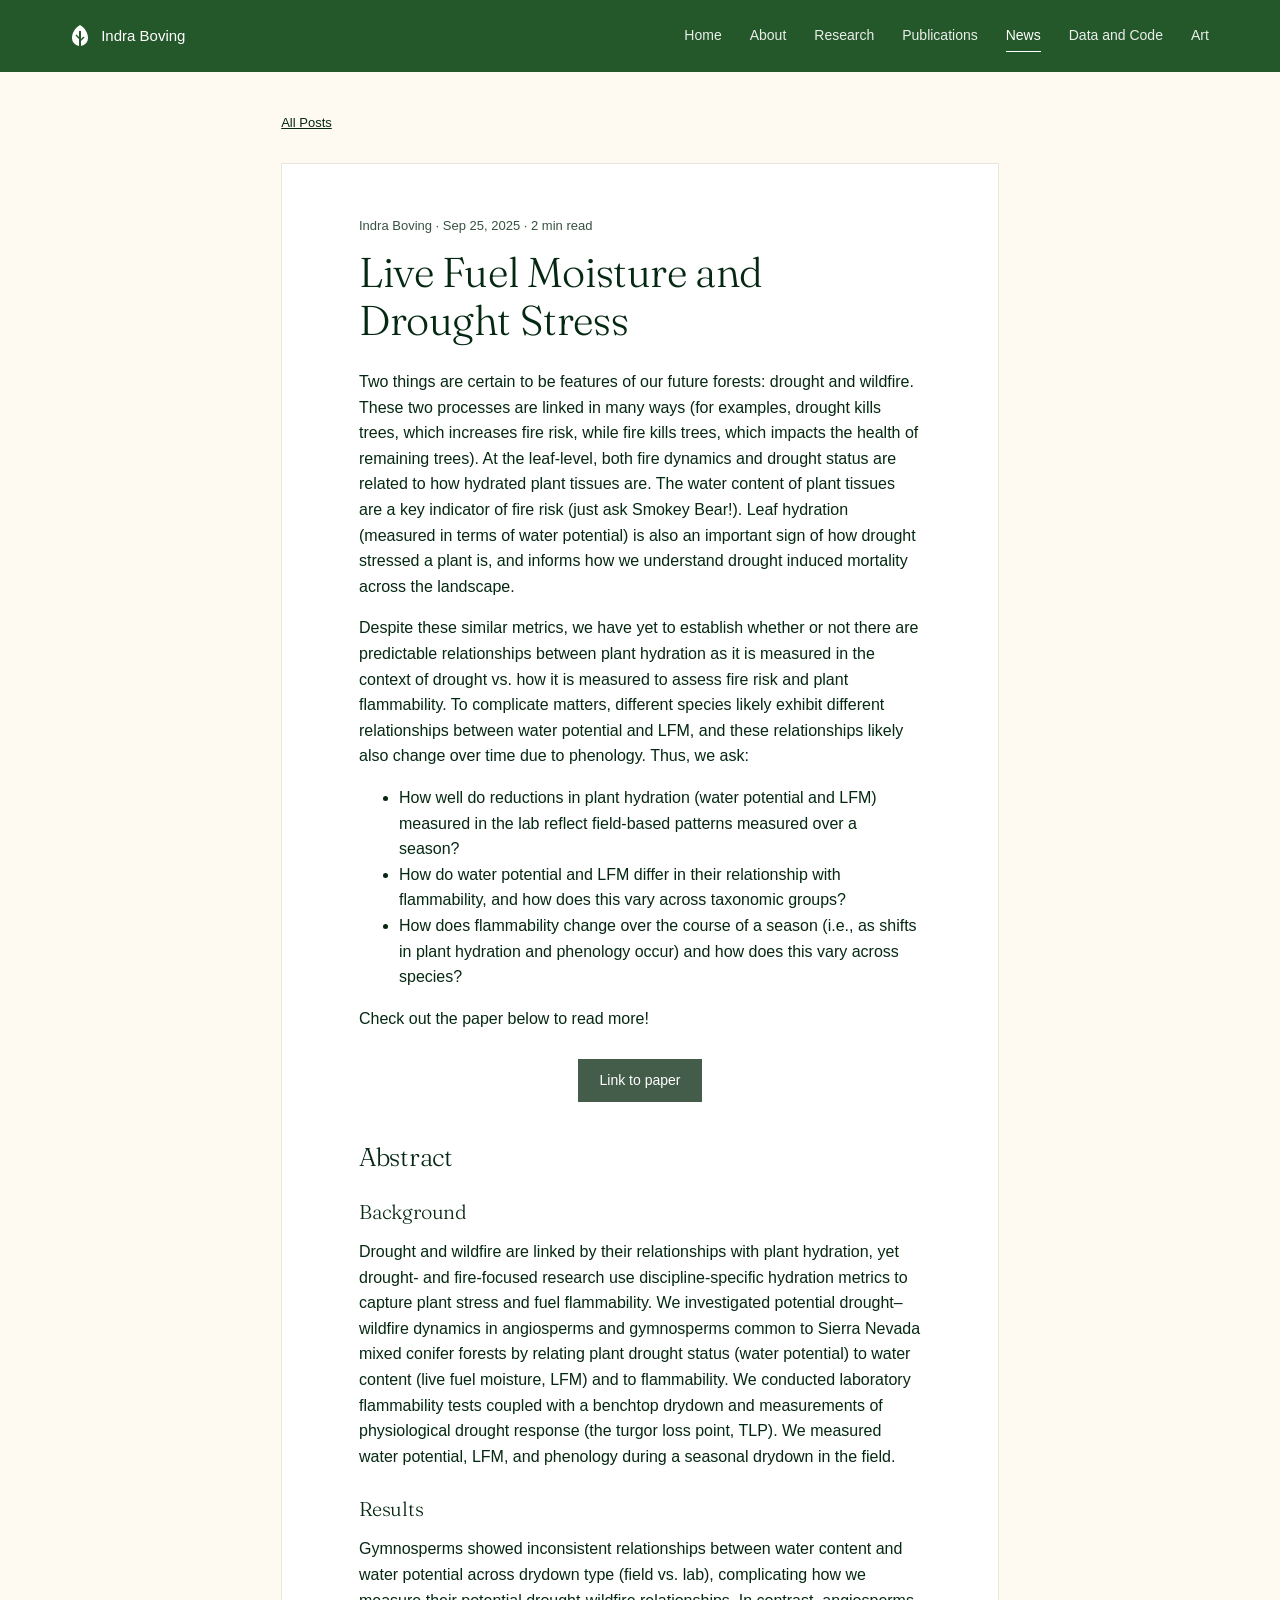
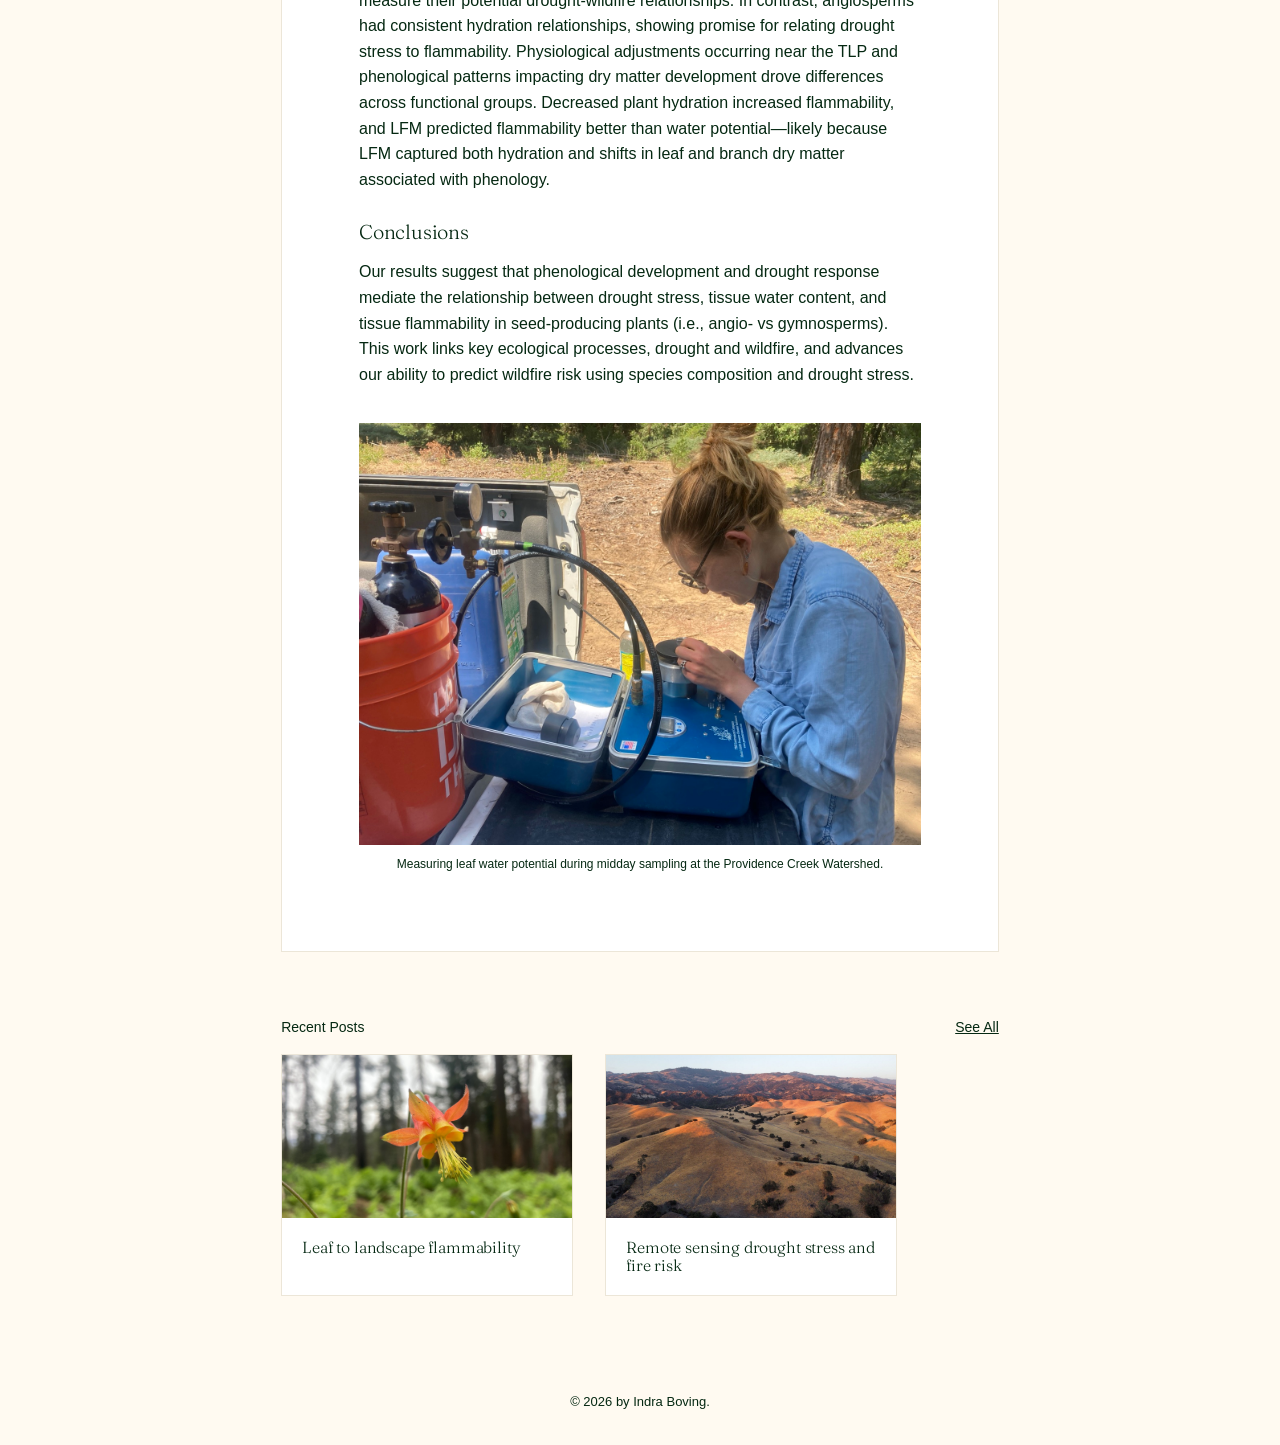
<file: post-lfm-drought-stress.html>
<!doctype html>
<html lang="en">
<head>
  <meta charset="utf-8">
  <meta name="viewport" content="width=device-width, initial-scale=1">
  <title>Live Fuel Moisture and Drought Stress | Indra Boving</title>
  <meta name="description" content="Two things are certain to be features of our future forests: drought and wildfire. These two processes are linked in many ways (for...">
  <link rel="icon" href="data:image/svg+xml,<svg xmlns=%22http://www.w3.org/2000/svg%22 viewBox=%220 0 100 100%22><text y=%22.9em%22 font-size=%2290%22>🐕</text></svg>">
  <link rel="preconnect" href="https://fonts.googleapis.com">
  <link rel="preconnect" href="https://fonts.gstatic.com" crossorigin>
  <link href="https://fonts.googleapis.com/css2?family=Fraunces:opsz,wght@9..144,200;9..144,300&family=Playfair+Display:ital,wght@1,700&display=swap" rel="stylesheet">
  <link rel="stylesheet" href="css/style.css">
</head>
<body>

<header class="site-header">
  <div class="wrap">
    <a class="brand" href="index.html">
      <svg viewBox="0 0 18 22" aria-hidden="true"><path fill="currentColor" d="M9 0C4 3 1 8 1 13a8 8 0 0 0 7 8v-7L4.5 10.5l1-1L8 12V6h2v8l2.5-2.5 1 1L10 16v5a8 8 0 0 0 7-8c0-5-3-10-8-13z"/></svg>
      Indra Boving
    </a>
    <button class="nav-toggle" aria-expanded="false" aria-controls="nav">Menu</button>
    <nav class="nav" id="nav">
      <a href="index.html">Home</a>
      <a href="about.html">About</a>
      <a href="index.html#research">Research</a>
      <a href="publications.html">Publications</a>
      <a href="news.html" aria-current="page">News</a>
      <a href="data.html">Data and Code</a>
      <a href="art.html">Art</a>
    </nav>
  </div>
</header>

<main>
  <div class="wrap narrow">
    <p class="crumb"><a href="news.html">All Posts</a></p>
    <article class="post">
      <span class="meta">Indra Boving · <time datetime="2025-09-25">Sep 25, 2025</time> · 2 min read</span>
      <h1>Live Fuel Moisture and Drought Stress</h1>

      <p>Two things are certain to be features of our future forests: drought and wildfire. These two processes are linked in many ways (for examples, drought kills trees, which increases fire risk, while fire kills trees, which impacts the health of remaining trees). At the leaf-level, both fire dynamics and drought status are related to how hydrated plant tissues are. The water content of plant tissues are a key indicator of fire risk (just ask Smokey Bear!). Leaf hydration (measured in terms of water potential) is also an important sign of how drought stressed a plant is, and informs how we understand drought induced mortality across the landscape.</p>
      <p>Despite these similar metrics, we have yet to establish whether or not there are predictable relationships between plant hydration as it is measured in the context of drought vs. how it is measured to assess fire risk and plant flammability. To complicate matters, different species likely exhibit different relationships between water potential and LFM, and these relationships likely also change over time due to phenology. Thus, we ask:</p>
      <ul>
        <li>How well do reductions in plant hydration (water potential and LFM) measured in the lab reflect field-based patterns measured over a season?</li>
        <li>How do water potential and LFM differ in their relationship with flammability, and how does this vary across taxonomic groups?</li>
        <li>How does flammability change over the course of a season (i.e., as shifts in plant hydration and phenology occur) and how does this vary across species?</li>
      </ul>
      <p>Check out the paper below to read more!</p>
      <p class="center"><a class="btn square" href="https://doi.org/10.1186/s42408-025-00396-x">Link to paper</a></p>
      <h2>Abstract</h2>
      <h3>Background</h3>
      <p>Drought and wildfire are linked by their relationships with plant hydration, yet drought- and fire-focused research use discipline-specific hydration metrics to capture plant stress and fuel flammability. We investigated potential drought–wildfire dynamics in angiosperms and gymnosperms common to Sierra Nevada mixed conifer forests by relating plant drought status (water potential) to water content (live fuel moisture, LFM) and to flammability. We conducted laboratory flammability tests coupled with a benchtop drydown and measurements of physiological drought response (the turgor loss point, TLP). We measured water potential, LFM, and phenology during a seasonal drydown in the field.</p>
      <h3>Results</h3>
      <p>Gymnosperms showed inconsistent relationships between water content and water potential across drydown type (field vs. lab), complicating how we measure their potential drought-wildfire relationships. In contrast, angiosperms had consistent hydration relationships, showing promise for relating drought stress to flammability. Physiological adjustments occurring near the TLP and phenological patterns impacting dry matter development drove differences across functional groups. Decreased plant hydration increased flammability, and LFM predicted flammability better than water potential—likely because LFM captured both hydration and shifts in leaf and branch dry matter associated with phenology.</p>
      <h3>Conclusions</h3>
      <p>Our results suggest that phenological development and drought response mediate the relationship between drought stress, tissue water content, and tissue flammability in seed-producing plants (i.e., angio- vs gymnosperms). This work links key ecological processes, drought and wildfire, and advances our ability to predict wildfire risk using species composition and drought stress.</p>
      <figure>
        <img src="images/post-lfm-field.jpg" alt="Measuring leaf water potential with a pressure chamber in the back of a truck">
        <figcaption>Measuring leaf water potential during midday sampling at the Providence Creek Watershed.</figcaption>
      </figure>
    </article>
    <section class="recent">
      <div class="recent-head"><span>Recent Posts</span><a href="news.html">See All</a></div>
      <div class="recent-grid">
        <a href="post-leaf-to-landscape-flammability.html"><img src="images/post-flammability.jpg" alt="" loading="lazy"><h3>Leaf to landscape flammability</h3></a>
        <a href="post-remote-sensing-drought-stress.html"><img src="images/post-remote.jpg" alt="" loading="lazy"><h3>Remote sensing drought stress and fire risk</h3></a>
      </div>
    </section>
  </div>
</main>

<footer class="site-footer simple">
  <div class="wrap">
    <p class="copyright">© 2026 by Indra Boving.</p>
  </div>
</footer>

<script src="js/main.js"></script>
</body>
</html>
</file>
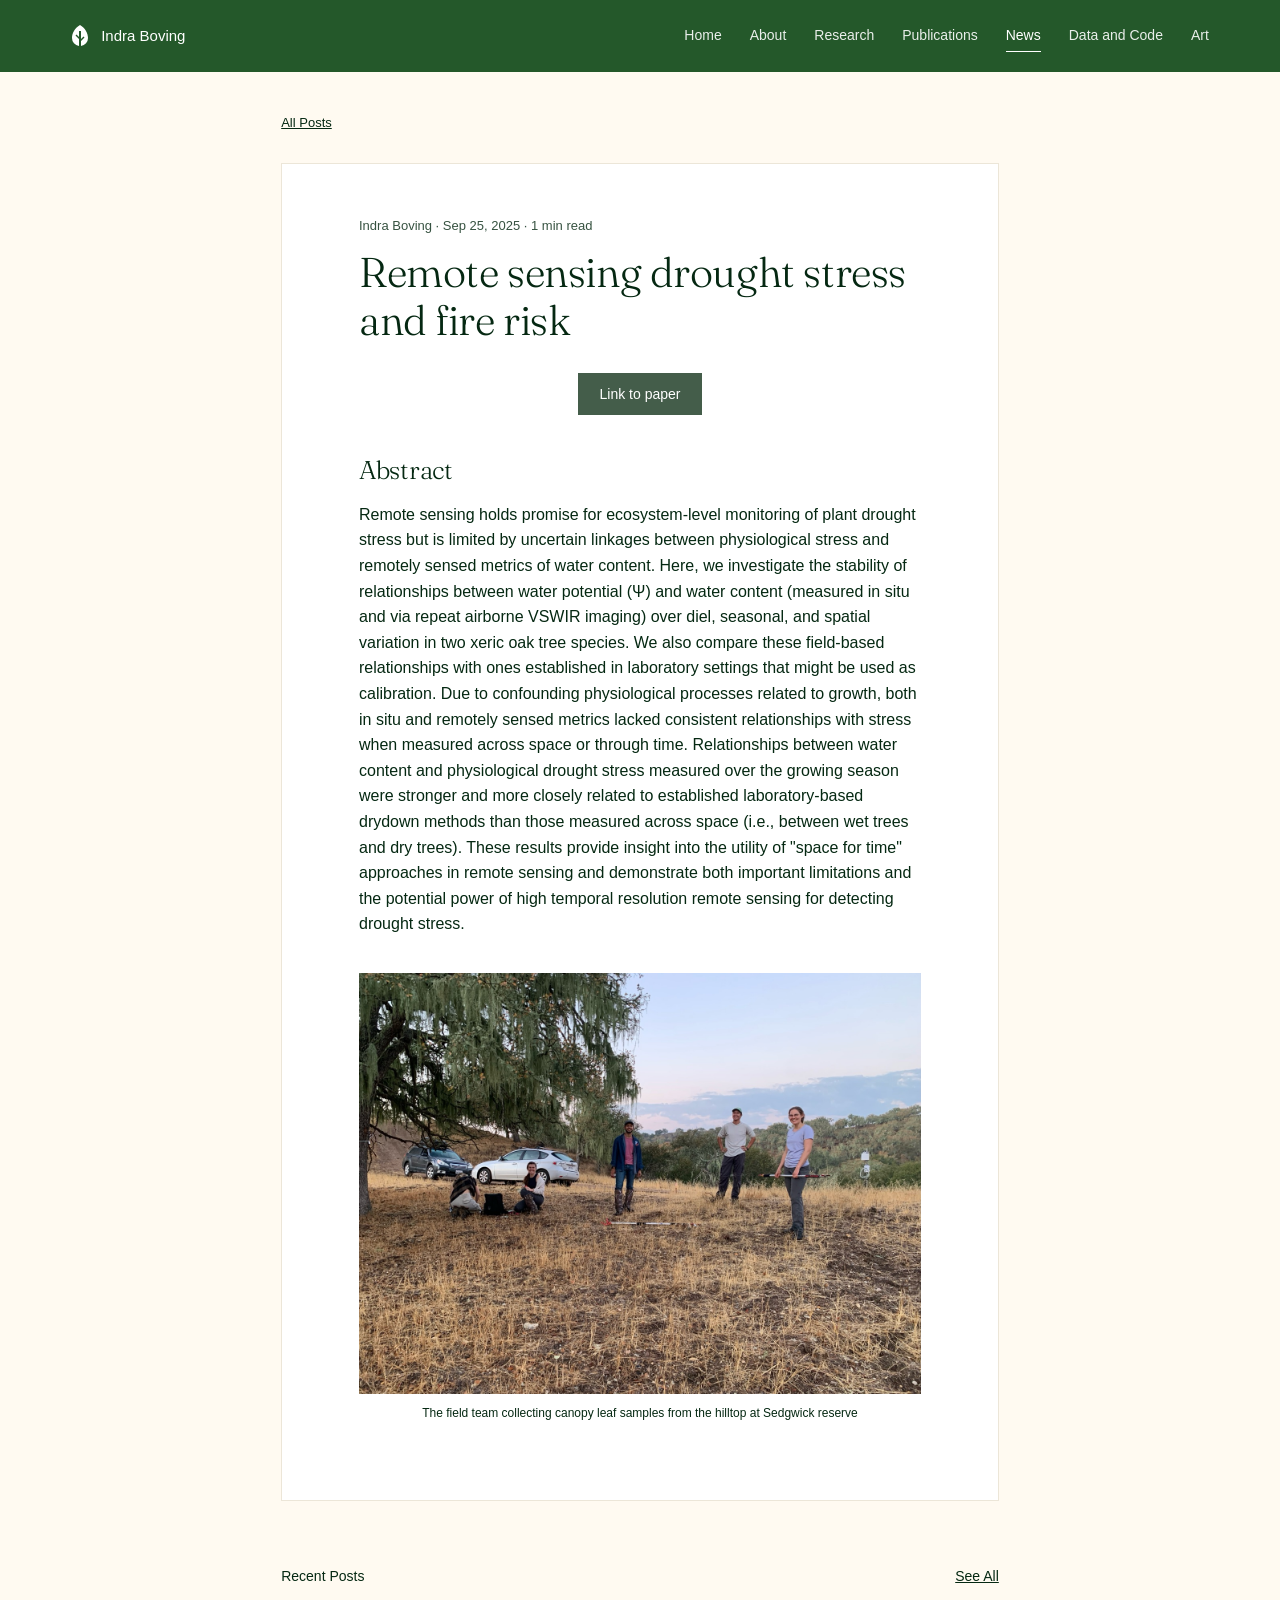
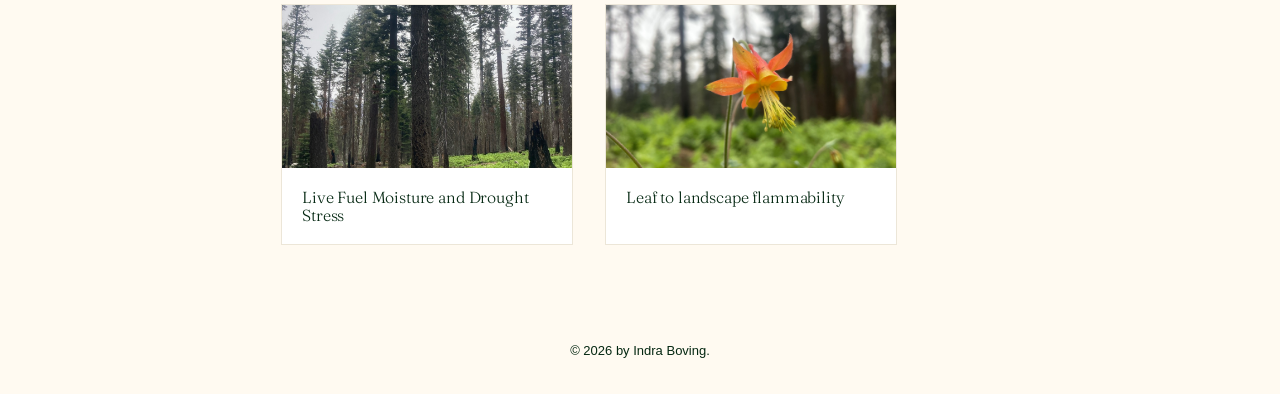
<file: post-remote-sensing-drought-stress.html>
<!doctype html>
<html lang="en">
<head>
  <meta charset="utf-8">
  <meta name="viewport" content="width=device-width, initial-scale=1">
  <title>Remote sensing drought stress and fire risk | Indra Boving</title>
  <meta name="description" content="Remote sensing holds promise for ecosystem-level monitoring of plant drought stress but is limited by uncertain linkages between...">
  <link rel="icon" href="data:image/svg+xml,<svg xmlns=%22http://www.w3.org/2000/svg%22 viewBox=%220 0 100 100%22><text y=%22.9em%22 font-size=%2290%22>🐕</text></svg>">
  <link rel="preconnect" href="https://fonts.googleapis.com">
  <link rel="preconnect" href="https://fonts.gstatic.com" crossorigin>
  <link href="https://fonts.googleapis.com/css2?family=Fraunces:opsz,wght@9..144,200;9..144,300&family=Playfair+Display:ital,wght@1,700&display=swap" rel="stylesheet">
  <link rel="stylesheet" href="css/style.css">
</head>
<body>

<header class="site-header">
  <div class="wrap">
    <a class="brand" href="index.html">
      <svg viewBox="0 0 18 22" aria-hidden="true"><path fill="currentColor" d="M9 0C4 3 1 8 1 13a8 8 0 0 0 7 8v-7L4.5 10.5l1-1L8 12V6h2v8l2.5-2.5 1 1L10 16v5a8 8 0 0 0 7-8c0-5-3-10-8-13z"/></svg>
      Indra Boving
    </a>
    <button class="nav-toggle" aria-expanded="false" aria-controls="nav">Menu</button>
    <nav class="nav" id="nav">
      <a href="index.html">Home</a>
      <a href="about.html">About</a>
      <a href="index.html#research">Research</a>
      <a href="publications.html">Publications</a>
      <a href="news.html" aria-current="page">News</a>
      <a href="data.html">Data and Code</a>
      <a href="art.html">Art</a>
    </nav>
  </div>
</header>

<main>
  <div class="wrap narrow">
    <p class="crumb"><a href="news.html">All Posts</a></p>
    <article class="post">
      <span class="meta">Indra Boving · <time datetime="2025-09-25">Sep 25, 2025</time> · 1 min read</span>
      <h1>Remote sensing drought stress and fire risk</h1>

      <p class="center"><a class="btn square" href="https://doi.org/10.1111/gcb.70188">Link to paper</a></p>
      <h2>Abstract</h2>
      <p>Remote sensing holds promise for ecosystem-level monitoring of plant drought stress but is limited by uncertain linkages between physiological stress and remotely sensed metrics of water content. Here, we investigate the stability of relationships between water potential (Ψ) and water content (measured in situ and via repeat airborne VSWIR imaging) over diel, seasonal, and spatial variation in two xeric oak tree species. We also compare these field-based relationships with ones established in laboratory settings that might be used as calibration. Due to confounding physiological processes related to growth, both in situ and remotely sensed metrics lacked consistent relationships with stress when measured across space or through time. Relationships between water content and physiological drought stress measured over the growing season were stronger and more closely related to established laboratory-based drydown methods than those measured across space (i.e., between wet trees and dry trees). These results provide insight into the utility of "space for time" approaches in remote sensing and demonstrate both important limitations and the potential power of high temporal resolution remote sensing for detecting drought stress.</p>
      <figure>
        <img src="images/post-remote-field.jpg" alt="Field team collecting canopy leaf samples on a hilltop">
        <figcaption>The field team collecting canopy leaf samples from the hilltop at Sedgwick reserve</figcaption>
      </figure>
    </article>
    <section class="recent">
      <div class="recent-head"><span>Recent Posts</span><a href="news.html">See All</a></div>
      <div class="recent-grid">
        <a href="post-lfm-drought-stress.html"><img src="images/post-lfm.jpg" alt="" loading="lazy"><h3>Live Fuel Moisture and Drought Stress</h3></a>
        <a href="post-leaf-to-landscape-flammability.html"><img src="images/post-flammability.jpg" alt="" loading="lazy"><h3>Leaf to landscape flammability</h3></a>
      </div>
    </section>
  </div>
</main>

<footer class="site-footer simple">
  <div class="wrap">
    <p class="copyright">© 2026 by Indra Boving.</p>
  </div>
</footer>

<script src="js/main.js"></script>
</body>
</html>
</file>
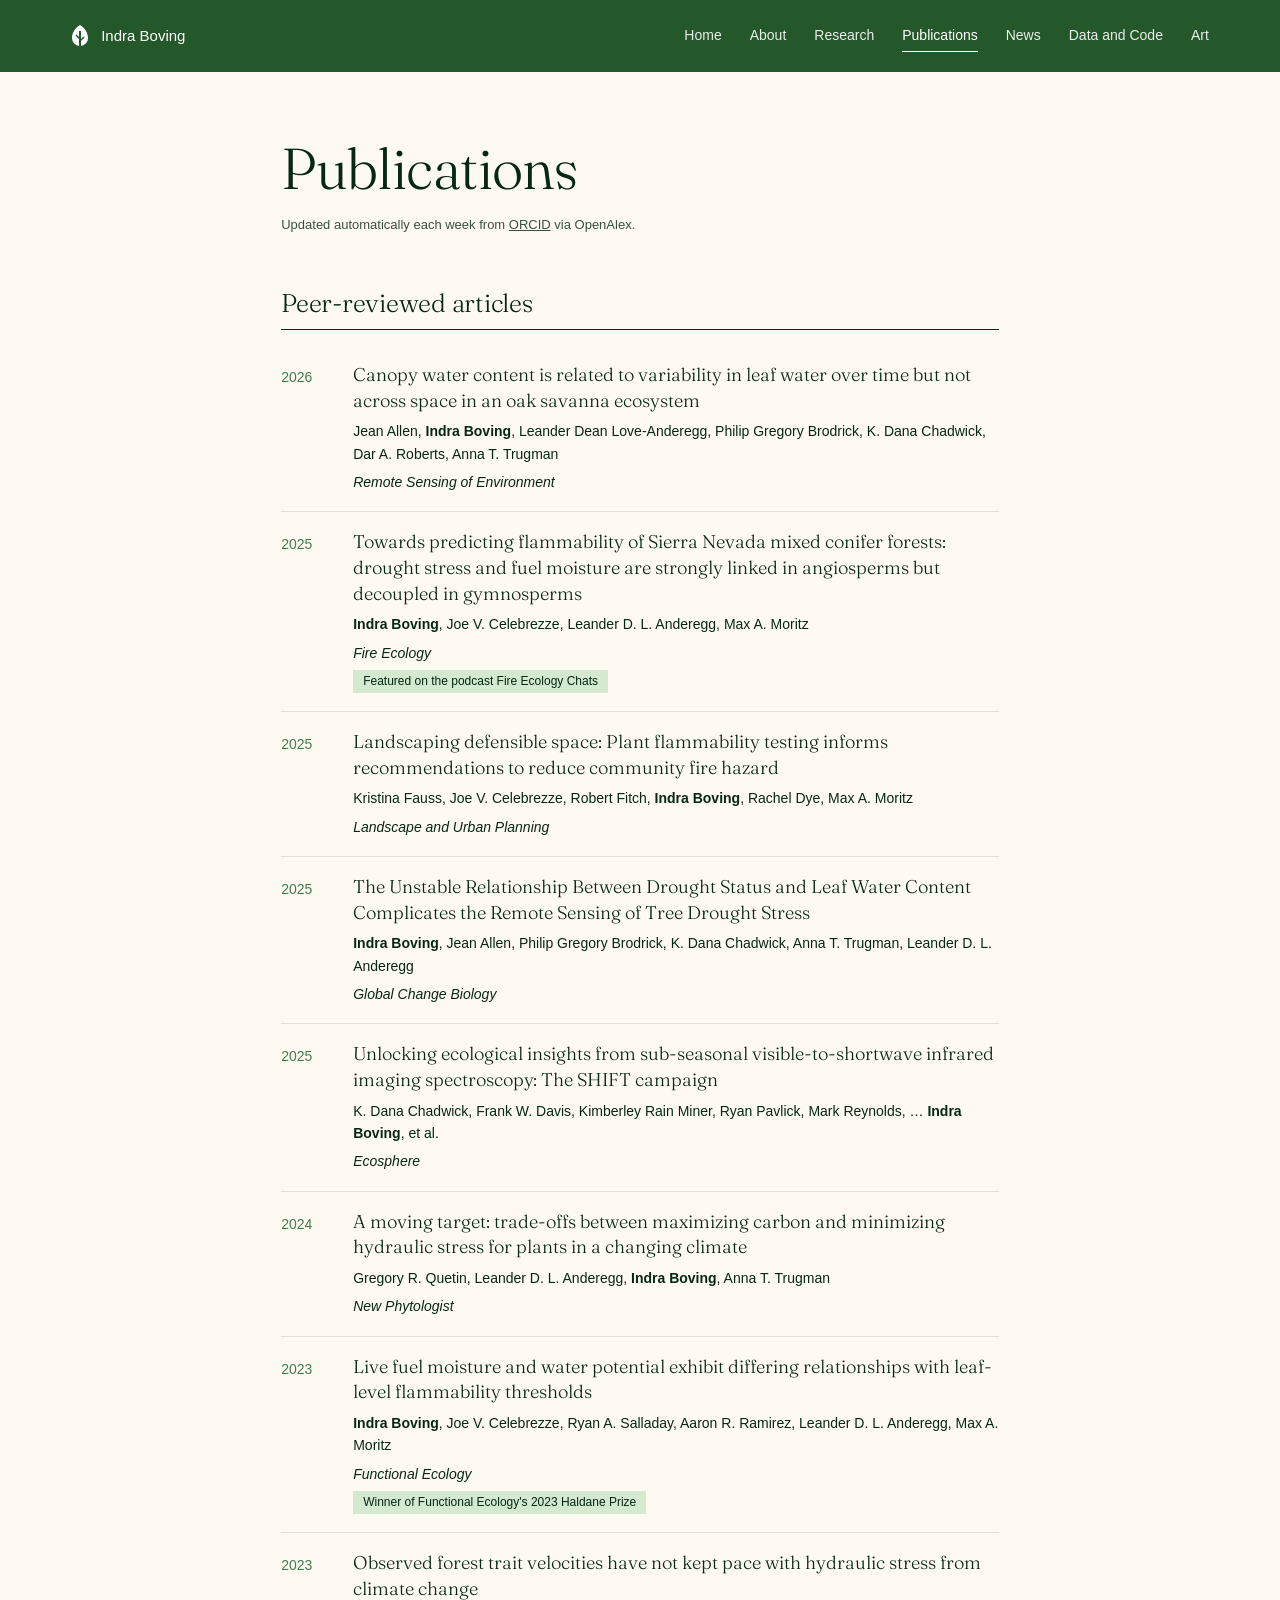
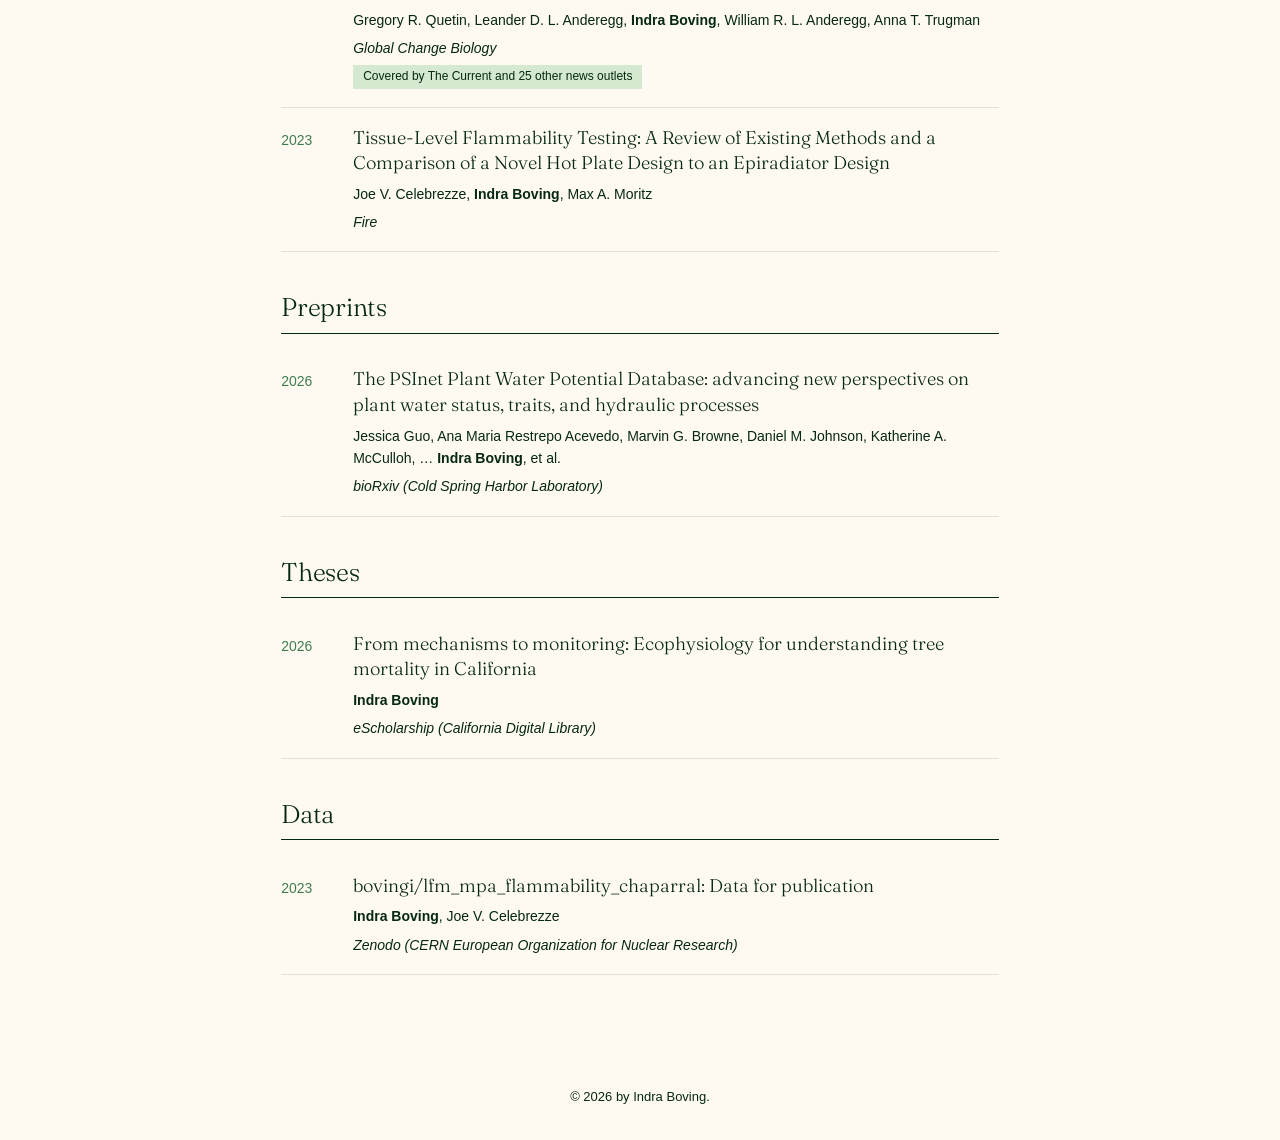
<file: publications.html>
<!doctype html>
<html lang="en">
<head>
  <meta charset="utf-8">
  <meta name="viewport" content="width=device-width, initial-scale=1">
  <title>Publications | Indra Boving</title>
  <meta name="description" content="Publications by Indra Boving, updated automatically from OpenAlex.">
  <link rel="icon" href="data:image/svg+xml,<svg xmlns=%22http://www.w3.org/2000/svg%22 viewBox=%220 0 100 100%22><text y=%22.9em%22 font-size=%2290%22>🐕</text></svg>">
  <link rel="preconnect" href="https://fonts.googleapis.com">
  <link rel="preconnect" href="https://fonts.gstatic.com" crossorigin>
  <link href="https://fonts.googleapis.com/css2?family=Fraunces:opsz,wght@9..144,200;9..144,300&family=Playfair+Display:ital,wght@1,700&display=swap" rel="stylesheet">
  <link rel="stylesheet" href="css/style.css">
</head>
<body>

<header class="site-header">
  <div class="wrap">
    <a class="brand" href="index.html">
      <svg viewBox="0 0 18 22" aria-hidden="true"><path fill="currentColor" d="M9 0C4 3 1 8 1 13a8 8 0 0 0 7 8v-7L4.5 10.5l1-1L8 12V6h2v8l2.5-2.5 1 1L10 16v5a8 8 0 0 0 7-8c0-5-3-10-8-13z"/></svg>
      Indra Boving
    </a>
    <button class="nav-toggle" aria-expanded="false" aria-controls="nav">Menu</button>
    <nav class="nav" id="nav">
      <a href="index.html">Home</a>
      <a href="about.html">About</a>
      <a href="index.html#research">Research</a>
      <a href="publications.html" aria-current="page">Publications</a>
      <a href="news.html">News</a>
      <a href="data.html">Data and Code</a>
      <a href="art.html">Art</a>
    </nav>
  </div>
</header>

<main>
  <section class="page-head">
    <div class="wrap narrow">
      <h1 class="page-title">Publications</h1>
      <p class="meta">Updated automatically each week from <a href="https://orcid.org/0000-0002-2176-2819">ORCID</a> via OpenAlex.</p>
    </div>
  </section>
  <div class="wrap narrow pub-list" id="pub-list">
    <p class="meta">Loading publications…</p>
  </div>
</main>

<footer class="site-footer simple">
  <div class="wrap">
    <p class="copyright">© 2026 by Indra Boving.</p>
  </div>
</footer>

<script src="js/main.js"></script>
</body>
</html>
</file>
<file: css/style.css>
/* Palette and type taken from the original Wix theme */
:root {
  --forest: #24582a;      /* header, hero, publications band */
  --forest-deep: #052812; /* headings, body text, dark band */
  --moss: #407c51;        /* buttons */
  --moss-dark: #445d4a;
  --sage: #d4e9cf;        /* research cards, community band */
  --cream: #fffaf1;       /* page background */
  --white: #ffffff;
  --field: #e1e7e2;       /* form-ish fills */

  --font-display: "Fraunces", "Playfair Display", Georgia, serif;
  --font-accent: "Playfair Display", Georgia, serif;
  --font-body: "Helvetica Neue", Helvetica, Arial, sans-serif;

  --max: 1240px;
  --gutter: clamp(16px, 4vw, 56px);
}

* { box-sizing: border-box; }

html { scroll-behavior: smooth; }

body {
  margin: 0;
  background: var(--cream);
  color: var(--forest-deep);
  font-family: var(--font-body);
  font-weight: 300;
  font-size: 16px;
  line-height: 1.6;
}

img { max-width: 100%; display: block; }

a { color: inherit; }

h1, h2, h3, h4 {
  font-family: var(--font-display);
  font-weight: 300;
  line-height: 1.15;
  margin: 0 0 0.5em;
  letter-spacing: -0.01em;
}

.wrap {
  max-width: var(--max);
  margin: 0 auto;
  padding: 0 var(--gutter);
}

.narrow { max-width: 820px; }

/* ---------- Header ---------- */

.site-header {
  background: var(--forest);
  color: var(--white);
  position: sticky;
  top: 0;
  z-index: 10;
}

.site-header .wrap {
  display: flex;
  align-items: center;
  justify-content: space-between;
  height: 72px;
}

.brand {
  display: flex;
  align-items: center;
  gap: 12px;
  text-decoration: none;
  font-size: 15px;
}

.brand svg { width: 18px; height: 22px; }

.nav { display: flex; gap: 28px; }

.nav a {
  text-decoration: none;
  font-size: 14px;
  opacity: 0.9;
  padding: 4px 0;
  border-bottom: 1px solid transparent;
}

.nav a:hover,
.nav a[aria-current="page"] { opacity: 1; border-bottom-color: currentColor; }

.nav-toggle {
  display: none;
  background: none;
  border: 0;
  color: inherit;
  font: inherit;
  font-size: 15px;
  cursor: pointer;
  padding: 8px 0;
}

@media (max-width: 760px) {
  .nav-toggle { display: block; }
  .nav {
    display: none;
    position: absolute;
    top: 72px;
    left: 0;
    right: 0;
    flex-direction: column;
    gap: 0;
    background: var(--forest);
    padding: 8px var(--gutter) 20px;
    border-top: 1px solid rgba(255, 255, 255, 0.25);
  }
  .nav.open { display: flex; }
  .nav a { padding: 10px 0; font-size: 16px; }
}

/* ---------- Hero ---------- */

.hero {
  background: var(--forest);
  color: var(--white);
  padding: 8px 0 56px;
}

.hero .rule {
  border-top: 1px solid rgba(255, 255, 255, 0.5);
  padding-top: 18px;
}

.hero h1 {
  font-size: clamp(2.6rem, 6.4vw, 5.6rem);
  font-weight: 200;
  text-transform: capitalize;
  margin-bottom: 0.45em;
}

.hero-grid {
  display: grid;
  grid-template-columns: 1.3fr 1fr;
  gap: 48px;
  font-size: 15px;
}

.hero-grid p { margin: 0; max-width: 560px; }

.affiliation { text-align: right; }

@media (max-width: 760px) {
  .hero-grid { grid-template-columns: 1fr; gap: 20px; }
  .affiliation { text-align: left; }
}

.hero-photos {
  display: grid;
  grid-template-columns: 876fr 779fr;
  background: var(--forest);
  padding-bottom: 72px;
}

.hero-photos img {
  width: 100%;
  height: clamp(240px, 34vw, 520px);
  object-fit: cover;
}

@media (max-width: 600px) {
  .hero-photos { grid-template-columns: 1fr; }
}

/* ---------- Sections ---------- */

.section { padding: 80px 0; }

.section-title {
  font-size: clamp(2rem, 4vw, 3rem);
  text-align: center;
  margin-bottom: 1.1em;
}

.section-title.left { text-align: left; }

/* Research cards */

.cards {
  display: grid;
  grid-template-columns: repeat(3, 1fr);
  gap: clamp(20px, 3vw, 60px);
  align-items: start;
}

.card { background: var(--sage); }

.card img {
  width: 100%;
  aspect-ratio: 403 / 334;
  object-fit: cover;
}

.card-body { padding: 24px 30px 30px; font-size: 14px; }

.card h3 {
  font-family: var(--font-body);
  font-weight: 400;
  font-size: 22px;
  letter-spacing: 0;
}

.card p { margin: 0 0 1em; }

@media (max-width: 900px) {
  .cards { grid-template-columns: 1fr; max-width: 520px; margin: 0 auto; }
}

.band-dark { background: var(--forest-deep); height: 160px; }

/* Community gallery */

.community { background: var(--sage); padding: 60px 0 40px; }

.community .section-title { margin-bottom: 0.7em; }

.gallery-stage {
  position: relative;
  max-width: 640px;
  margin: 0 auto;
}

.gallery-stage img {
  width: 100%;
  aspect-ratio: 4 / 3;
  object-fit: cover;
  background: var(--forest-deep);
}

.gallery-btn {
  position: absolute;
  top: 50%;
  transform: translateY(-50%);
  width: 40px;
  height: 40px;
  border-radius: 50%;
  border: 0;
  background: var(--forest-deep);
  color: var(--white);
  font-size: 20px;
  cursor: pointer;
  display: grid;
  place-items: center;
}

.gallery-btn.prev { left: -56px; }
.gallery-btn.next { right: -56px; }

@media (max-width: 760px) {
  .gallery-btn.prev { left: 8px; }
  .gallery-btn.next { right: 8px; }
}

.thumbs {
  display: flex;
  gap: 6px;
  overflow-x: auto;
  margin: 14px auto 0;
  max-width: 1200px;
  padding-bottom: 6px;
  scrollbar-width: thin;
}

.thumbs button {
  flex: 0 0 120px;
  height: 120px;
  padding: 0;
  border: 0;
  cursor: pointer;
  opacity: 0.6;
  background: none;
}

.thumbs button[aria-current="true"],
.thumbs button:hover { opacity: 1; }

.thumbs img { width: 100%; height: 100%; object-fit: cover; }

@media (max-width: 600px) {
  .thumbs button { flex-basis: 76px; height: 76px; }
}

/* Publications */

.pubs { background: var(--forest); color: var(--white); padding: 64px 0 40px; }

.pub-grid {
  display: grid;
  grid-template-columns: repeat(3, 1fr);
  gap: 18px;
}

.pub-card {
  border: 1px solid rgba(255, 255, 255, 0.7);
  padding: 16px 18px;
  min-height: 236px;
  display: flex;
  justify-content: space-between;
  gap: 16px;
  text-decoration: none;
  transition: background 0.2s;
}

.pub-card:hover { background: rgba(255, 255, 255, 0.07); }

.pub-card h3 {
  font-family: var(--font-body);
  font-weight: 300;
  font-size: 14px;
  margin-bottom: 1em;
}

.pub-card time { font-size: 11px; }

.pub-card img {
  width: 140px;
  height: 140px;
  object-fit: cover;
  flex-shrink: 0;
}

@media (max-width: 900px) {
  .pub-grid { grid-template-columns: 1fr; }
  .pub-card { min-height: 0; }
}

/* ---------- Contact / footer ---------- */

.site-footer { padding: 24px 0 80px; }

.footer-grid {
  display: grid;
  grid-template-columns: 1fr 300px;
  gap: 48px;
  max-width: 1000px;
  margin: 0 auto;
  align-items: start;
}

.contact-card {
  background: var(--white);
  border-radius: 18px;
  padding: 32px 26px;
}

.contact-card h2 {
  font-family: var(--font-accent);
  font-style: italic;
  font-weight: 700;
  color: var(--moss);
  font-size: 2.3rem;
}

.contact-links { display: flex; flex-wrap: wrap; gap: 12px; margin-top: 20px; }

.portrait img { width: 100%; aspect-ratio: 295 / 326; object-fit: cover; }

.copyright { font-size: 13px; margin-top: 40px; padding-left: 36px; }

@media (max-width: 760px) {
  .footer-grid { grid-template-columns: 1fr; }
  .portrait { max-width: 300px; }
  .copyright { padding-left: 0; }
}

/* ---------- Buttons ---------- */

.btn {
  display: inline-block;
  background: var(--moss);
  color: var(--white);
  text-decoration: none;
  font-size: 14px;
  padding: 10px 22px;
  border-radius: 6px;
  transition: background 0.2s;
}

.btn:hover { background: var(--forest-deep); }

.btn.square { border-radius: 0; background: var(--moss-dark); }

.btn.outline {
  background: transparent;
  color: var(--moss);
  box-shadow: inset 0 0 0 1px var(--moss);
}

.btn.outline:hover { background: var(--moss); color: var(--white); }

/* ---------- Inner pages ---------- */

.page-title {
  font-size: clamp(2.4rem, 5vw, 3.6rem);
  margin: 0;
}

.page-head { padding: 64px 0 40px; }

.page-head.center { text-align: center; }

.about-body p { margin: 0 0 1.4em; }

/* Data and code: alternating split rows */

.data-rows { border-top: 1px solid var(--forest-deep); }

.data-row {
  display: grid;
  grid-template-columns: 1fr 1fr;
  border-bottom: 1px solid var(--forest-deep);
}

.data-row > * { min-height: 360px; }

.data-row img { width: 100%; height: 100%; object-fit: cover; }

.data-text {
  padding: 48px clamp(20px, 5vw, 80px);
  text-align: center;
  display: flex;
  flex-direction: column;
  justify-content: center;
}

.data-text h2 { font-size: clamp(1.6rem, 2.6vw, 2.2rem); }

.data-text .years { font-size: 16px; margin: 0 0 12px; }

.data-text p { font-size: 14px; margin: 0 0 6px; }

.data-text a {
  display: inline-block;
  margin-top: 18px;
  overflow-wrap: anywhere;
}

.data-row.flip .data-text { order: -1; }

.ember {
  background:
    radial-gradient(circle at 30% 40%, #ffb347 0, transparent 45%),
    radial-gradient(circle at 75% 70%, #ff7a1a 0, transparent 50%),
    linear-gradient(135deg, #c2410c, #7c1d06);
}

.band-forest { background: var(--forest); height: 220px; }

@media (max-width: 760px) {
  .data-row { grid-template-columns: 1fr; }
  .data-row > * { min-height: 0; }
  .data-row img, .data-row .ember { height: 260px; }
  .data-row.flip .data-text { order: 0; }
}

/* News list */

.post-list { display: grid; gap: 40px; padding-bottom: 80px; }

.post-item {
  display: grid;
  grid-template-columns: 454px 1fr;
  background: var(--white);
  border: 1px solid #ece6d8;
  text-decoration: none;
}

.post-item img { width: 100%; height: 100%; aspect-ratio: 454 / 341; object-fit: cover; }

.post-item .post-meta-block { padding: 32px 36px; display: flex; flex-direction: column; }

.post-item h2 { font-size: 1.8rem; }

.post-item p { margin: 0 0 auto; padding-bottom: 20px; }

.meta { font-size: 13px; opacity: 0.8; }

@media (max-width: 860px) {
  .post-item { grid-template-columns: 1fr; }
  .post-item .post-meta-block { padding: 24px; }
}

/* Single post */

.crumb { font-size: 13px; padding: 28px 0 16px; }

.post {
  background: var(--white);
  border: 1px solid #ece6d8;
  padding: clamp(24px, 6vw, 96px);
  padding-top: clamp(24px, 4vw, 48px);
  margin-bottom: 64px;
}

.post h1 { font-size: clamp(1.8rem, 3.4vw, 2.6rem); margin: 12px 0 24px; }

.post h2 { font-size: 1.6rem; margin-top: 1.6em; }

.post h3 { font-size: 1.25rem; margin-top: 1.4em; }

.post p, .post li { font-size: 16px; }

.post .center { text-align: center; margin: 28px 0; }

.post figure { margin: 36px 0 0; }

.post figcaption { font-size: 12px; text-align: center; margin-top: 10px; }

.recent { padding-bottom: 64px; }

.recent-head {
  display: flex;
  justify-content: space-between;
  align-items: baseline;
  font-size: 14px;
  margin-bottom: 16px;
}

.recent-grid {
  display: grid;
  grid-template-columns: repeat(auto-fill, minmax(260px, 292px));
  gap: 32px;
}

.recent-grid a {
  background: var(--white);
  border: 1px solid #ece6d8;
  text-decoration: none;
}

.recent-grid img { width: 100%; aspect-ratio: 292 / 164; object-fit: cover; }

.recent-grid h3 { font-size: 1rem; padding: 20px; margin: 0; }

/* Publications */

.pub-list { padding-bottom: 80px; }

.pub-cat {
  font-size: 1.6rem;
  margin: 1.6em 0 0.6em;
  padding-bottom: 0.4em;
  border-bottom: 1px solid var(--forest-deep);
}

.pub-cat:first-child { margin-top: 0; }

.pub {
  display: grid;
  grid-template-columns: 56px 1fr;
  gap: 16px;
  padding: 18px 0;
  border-bottom: 1px solid #e4dfd2;
}

.pub-year { font-size: 14px; color: var(--moss); padding-top: 3px; }

.pub-title {
  font-family: var(--font-display);
  font-size: 1.15rem;
  line-height: 1.35;
  text-decoration: none;
}

.pub-title:hover { text-decoration: underline; }

.pub p { margin: 6px 0 0; font-size: 14px; }

.pub-authors strong { font-weight: 600; }

.pub-venue { font-style: italic; }

.pub-note {
  display: inline-block;
  background: var(--sage);
  padding: 2px 10px;
  font-size: 12px !important;
}

@media (max-width: 600px) {
  .pub { grid-template-columns: 1fr; gap: 4px; }
}

/* Art */

.art-grid {
  display: grid;
  grid-template-columns: repeat(auto-fill, minmax(240px, 1fr));
  gap: 24px;
  margin: 8px 0 80px;
}

.art-grid figure { margin: 0; }

.art-grid img { width: 100%; aspect-ratio: 1; object-fit: cover; }

.art-grid figcaption { font-size: 13px; margin-top: 8px; }

.site-footer.simple { padding: 32px 0; text-align: center; }

.site-footer.simple .copyright { margin: 0; padding: 0; }
</file>
